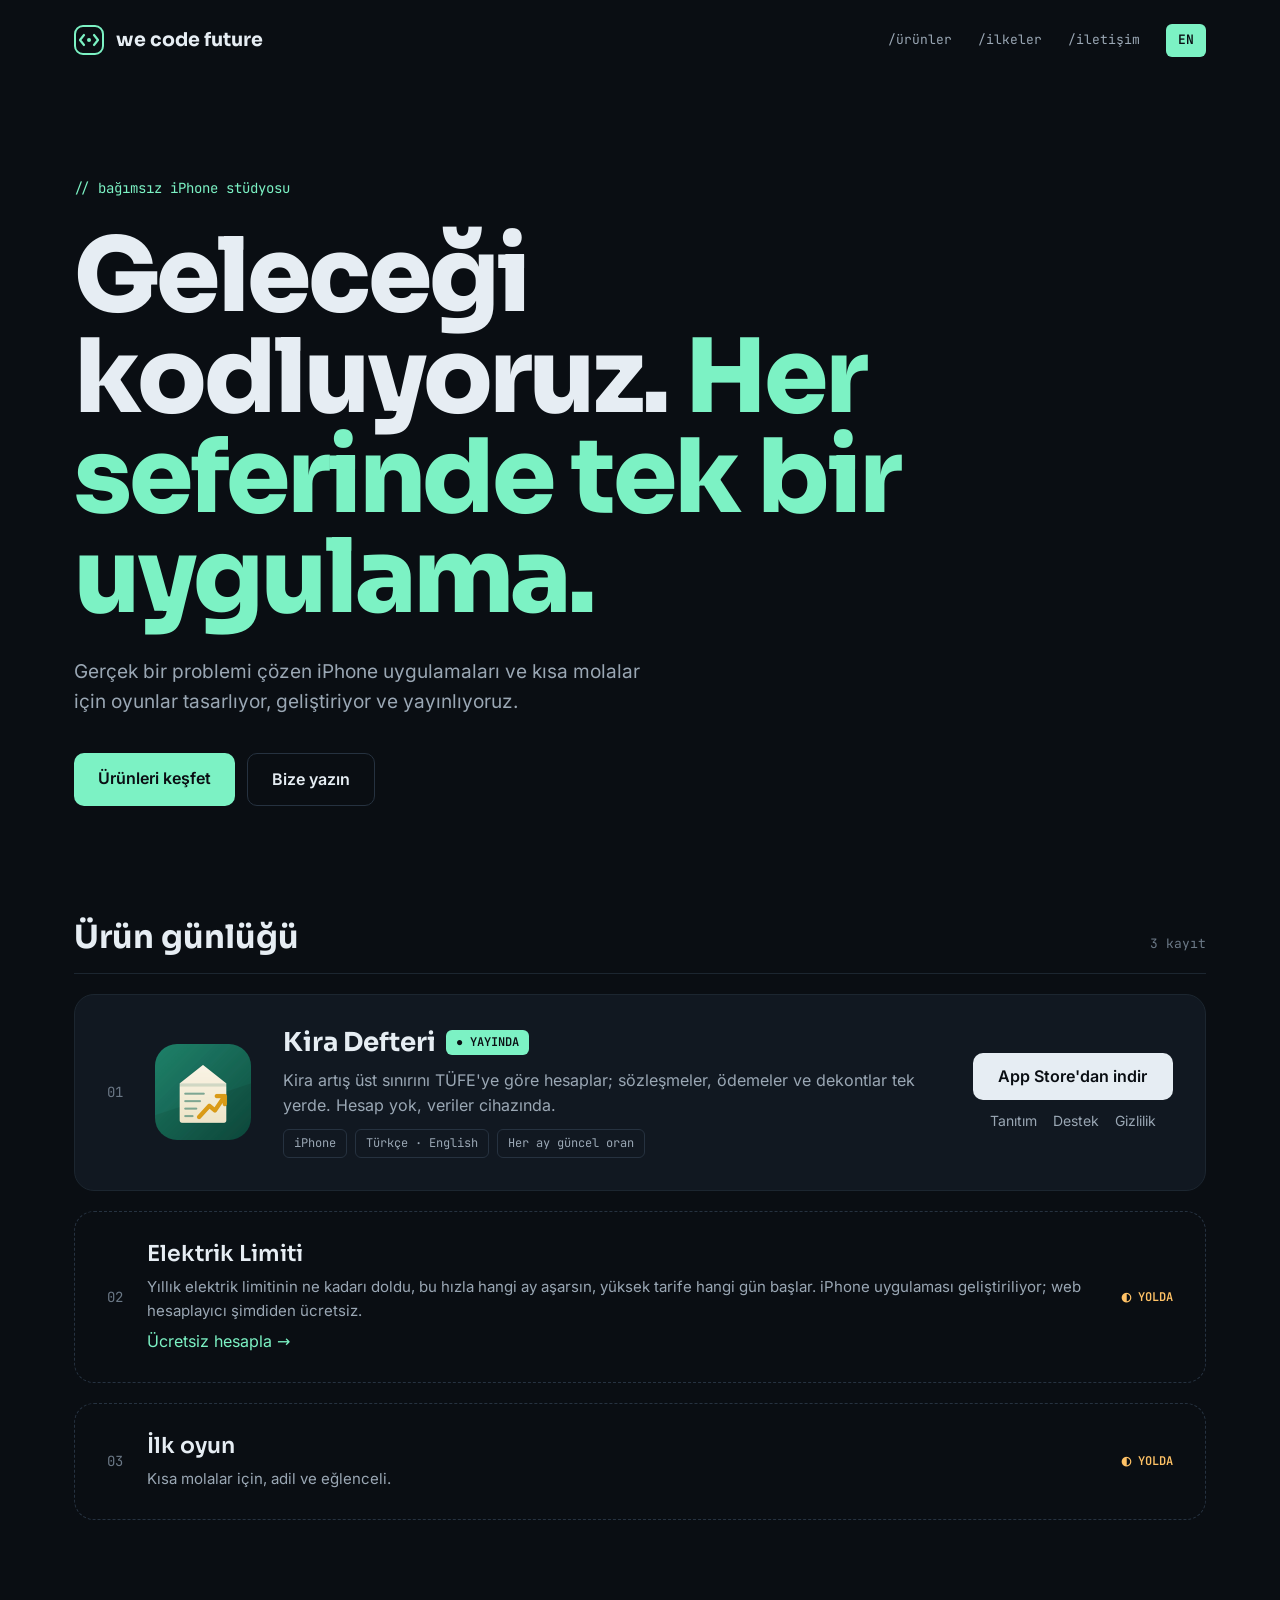
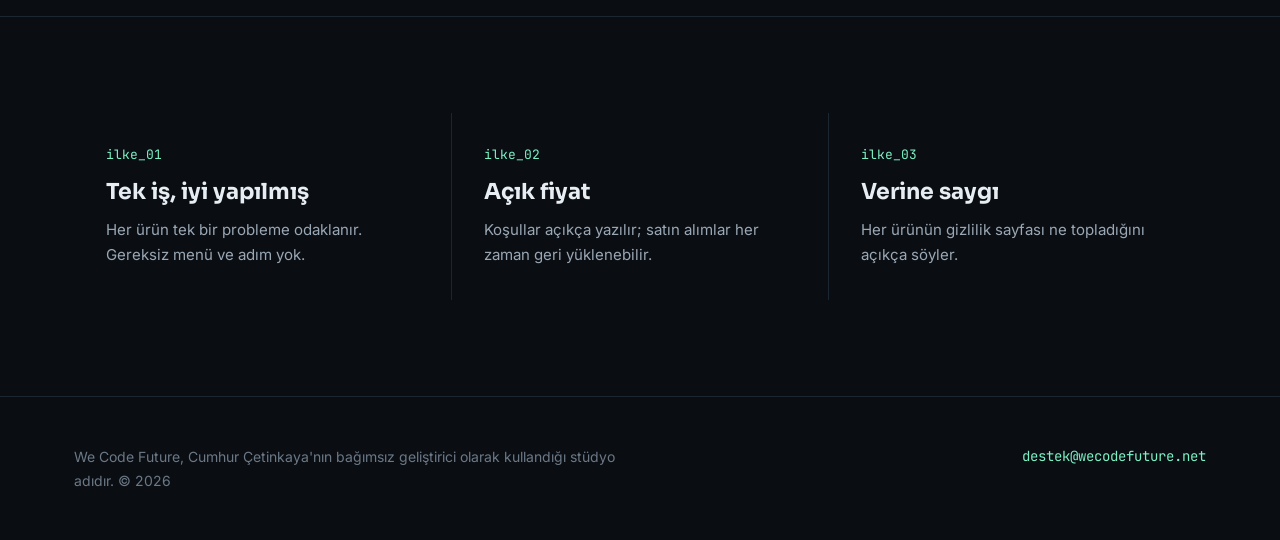
<file: index.html>
<!doctype html>
<html lang="tr">
<head>
<meta charset="utf-8">
<meta name="viewport" content="width=device-width, initial-scale=1">
<title>We Code Future · Bağımsız iPhone stüdyosu</title>
<meta name="description" content="Gerçek bir problemi çözen iPhone uygulamaları ve kısa molalar için oyunlar tasarlayan, geliştiren ve yayınlayan bağımsız stüdyo.">
<meta name="theme-color" content="#0A0E13">
<meta name="apple-itunes-app" content="app-id=6838456455">
<link rel="canonical" href="https://wecodefuture.net/">
<link rel="alternate" hreflang="tr" href="https://wecodefuture.net/">
<link rel="alternate" hreflang="en" href="https://wecodefuture.net/en/">
<link rel="alternate" hreflang="x-default" href="https://wecodefuture.net/en/">
<meta property="og:type" content="website">
<meta property="og:site_name" content="We Code Future">
<meta property="og:locale" content="tr_TR">
<meta property="og:locale:alternate" content="en_US">
<meta property="og:url" content="https://wecodefuture.net/">
<meta property="og:title" content="We Code Future · Bağımsız iPhone stüdyosu">
<meta property="og:description" content="Geleceği kodluyoruz. Her seferinde tek bir uygulama.">
<meta property="og:image" content="https://wecodefuture.net/assets/img/og.png">
<meta property="og:image:width" content="1200">
<meta property="og:image:height" content="630">
<meta property="og:image:alt" content="We Code Future logosu ve Geleceği kodluyoruz yazısı">
<meta name="twitter:card" content="summary_large_image">
<link rel="icon" href="/favicon.svg" type="image/svg+xml">
<link rel="icon" href="/favicon-32.png" sizes="32x32" type="image/png">
<link rel="apple-touch-icon" href="/apple-touch-icon.png">
<link rel="preload" href="/assets/fonts/sora-latin.woff2" as="font" type="font/woff2" crossorigin>
<link rel="preload" href="/assets/fonts/inter-latin.woff2" as="font" type="font/woff2" crossorigin>
<link rel="stylesheet" href="/style.css?v=4">
</head>
<body>

<header class="wrap site-header">
<a class="brand" href="/">
<svg width="30" height="30" viewBox="0 0 30 30" aria-hidden="true"><rect x="1" y="1" width="28" height="28" rx="8" fill="none" stroke="#7CF2C4" stroke-width="2"/><path d="M10 10l-4 5 4 5M20 10l4 5-4 5" stroke="#7CF2C4" stroke-width="2.2" fill="none" stroke-linecap="round" stroke-linejoin="round"/><circle cx="15" cy="15" r="2" fill="#7CF2C4"/></svg>
we code future</a>
<nav class="nav" aria-label="Ana menü">
<a href="#urunler">/ürünler</a>
<a href="#ilkeler">/ilkeler</a>
<a href="mailto:destek@wecodefuture.net">/iletişim</a>
<a class="lang-btn" href="/en/" hreflang="en" lang="en">EN</a>
</nav>
</header>

<main>
<section class="wrap hero">
<span class="eyebrow">// bağımsız iPhone stüdyosu</span>
<h1>Geleceği kodluyoruz. <span>Her seferinde tek bir uygulama.</span></h1>
<p class="lead">Gerçek bir problemi çözen iPhone uygulamaları ve kısa molalar için oyunlar tasarlıyor, geliştiriyor ve yayınlıyoruz.</p>
<div class="actions">
<a class="btn btn-primary" href="#urunler">Ürünleri keşfet</a>
<a class="btn btn-ghost" href="mailto:destek@wecodefuture.net">Bize yazın</a>
</div>
</section>

<section id="urunler" class="wrap products">
<div class="section-head">
<h2>Ürün günlüğü</h2>
<span class="count">3 kayıt</span>
</div>
<!-- Generated from tools/products.json by tools/build.py; do not edit by hand. -->
<!-- products:start -->
<article class="product" id="kiradefteri">
<span class="idx">01</span>
<img class="product-icon" src="/assets/img/kiradefteri-icon.png" width="96" height="96" alt="">
<div class="product-body">
<div class="product-title"><h3>Kira Defteri</h3><span class="status status-live">● YAYINDA</span></div>
<p>Kira artış üst sınırını TÜFE&#x27;ye göre hesaplar; sözleşmeler, ödemeler ve dekontlar tek yerde. Hesap yok, veriler cihazında.</p>
<div class="tags"><span>iPhone</span><span>Türkçe · English</span><span>Her ay güncel oran</span></div>
</div>
<div class="product-cta">
<a class="btn btn-light" href="https://apps.apple.com/app/id6838456455">App Store'dan indir</a>
<div class="product-links"><a href="/kiradefteri/">Tanıtım</a><a href="/kiradefteri/support/#tr">Destek</a><a href="/kiradefteri/privacy/#tr">Gizlilik</a></div>
</div>
</article>

<div class="placeholder" id="elektrik-limiti">
<span class="idx">02</span>
<div class="placeholder-body"><strong>Elektrik Limiti</strong><span>Yıllık elektrik limitinin ne kadarı doldu, bu hızla hangi ay aşarsın, yüksek tarife hangi gün başlar. iPhone uygulaması geliştiriliyor; web hesaplayıcı şimdiden ücretsiz.</span><a class="accent" href="/elektrik-limiti/">Ücretsiz hesapla →</a></div>
<span class="status status-wip">◐ YOLDA</span>
</div>

<div class="placeholder" id="oyunlar">
<span class="idx">03</span>
<div class="placeholder-body"><strong>İlk oyun</strong><span>Kısa molalar için, adil ve eğlenceli.</span></div>
<span class="status status-wip">◐ YOLDA</span>
</div>
<!-- products:end -->
</section>

<section id="ilkeler" class="principles">
<div class="wrap"><div class="principles-grid">
<div class="principle"><span class="mono">ilke_01</span><h3>Tek iş, iyi yapılmış</h3><p>Her ürün tek bir probleme odaklanır. Gereksiz menü ve adım yok.</p></div>
<div class="principle"><span class="mono">ilke_02</span><h3>Açık fiyat</h3><p>Koşullar açıkça yazılır; satın alımlar her zaman geri yüklenebilir.</p></div>
<div class="principle"><span class="mono">ilke_03</span><h3>Verine saygı</h3><p>Her ürünün gizlilik sayfası ne topladığını açıkça söyler.</p></div>
</div></div>
</section>
</main>

<footer class="site-footer">
<div class="wrap">
<span>We Code Future, Cumhur Çetinkaya'nın bağımsız geliştirici olarak kullandığı stüdyo adıdır. © 2026</span>
<a class="mono" href="mailto:destek@wecodefuture.net">destek@wecodefuture.net</a>
</div>
</footer>

</body>
</html>
</file>
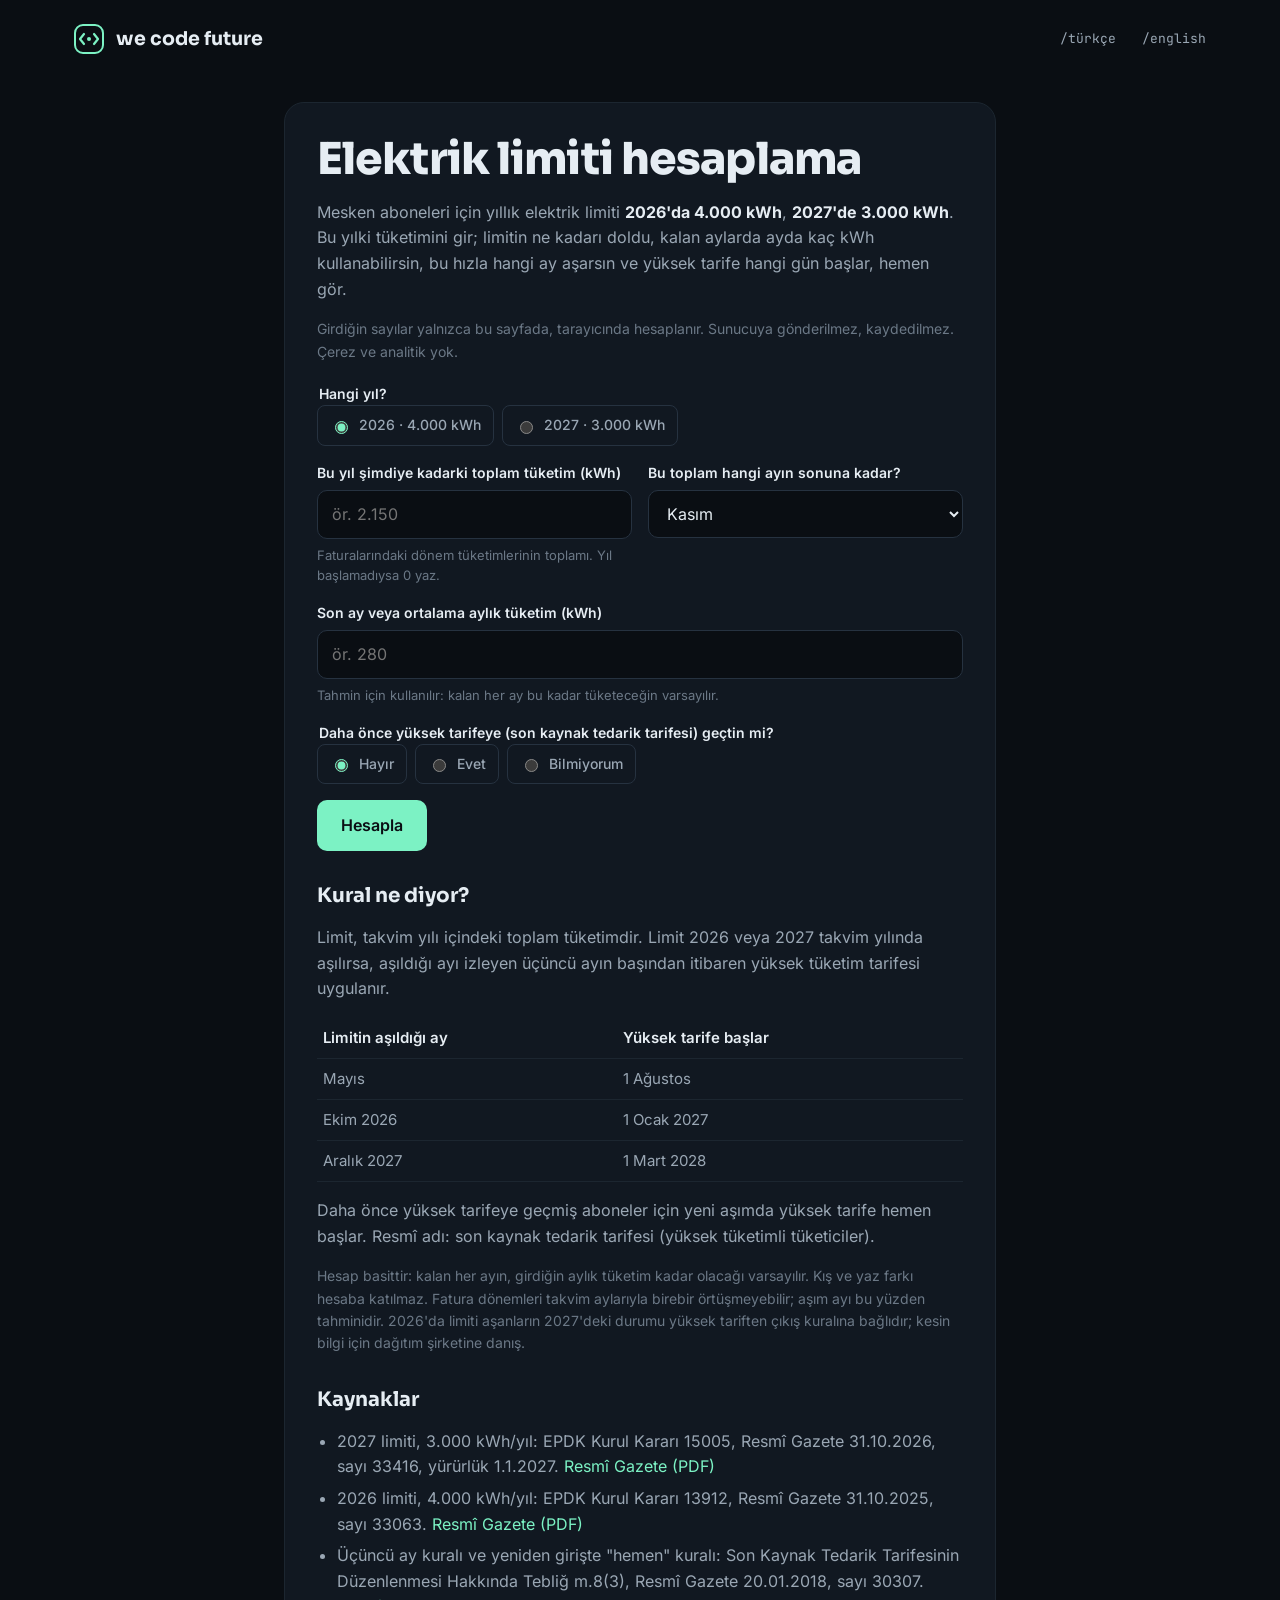
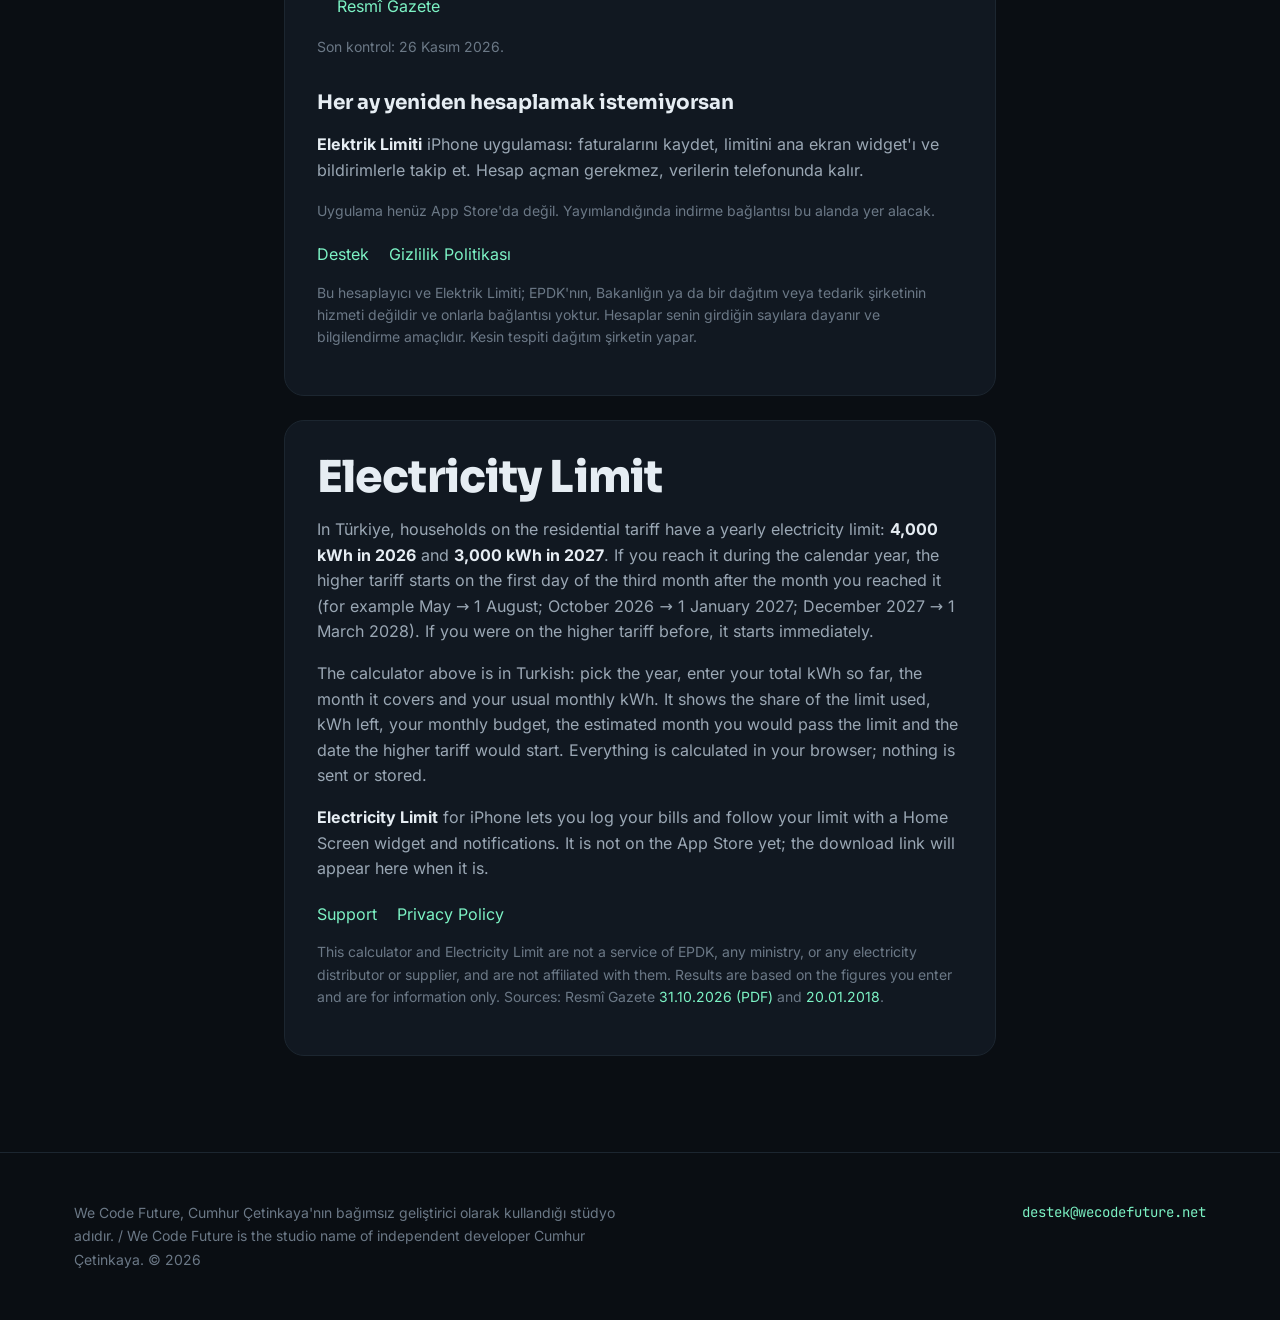
<file: elektrik-limiti/index.html>
<!doctype html>
<html lang="tr">
<head>
<meta charset="utf-8"><meta name="viewport" content="width=device-width, initial-scale=1">
<title>Elektrik limiti hesaplama: 2026 ve 2027 yıllık kWh limiti · Elektrik Limiti</title>
<meta name="description" content="Mesken elektrik limiti 2026'da 4.000 kWh, 2027'de 3.000 kWh. Bu yılki tüketimini gir; limitin ne kadarı doldu, bu hızla hangi ay aşarsın, yüksek tarife hangi gün başlar, ücretsiz hesapla. Veri tarayıcında kalır.">
<meta name="theme-color" content="#0A0E13">
<!-- LAUNCH DAY: add <meta name="apple-itunes-app" content="app-id=APP_ID"> here. -->
<link rel="canonical" href="https://wecodefuture.net/elektrik-limiti/">
<meta property="og:type" content="website">
<meta property="og:url" content="https://wecodefuture.net/elektrik-limiti/">
<meta property="og:title" content="Elektrik limiti hesaplama: 2026 ve 2027 yıllık kWh limiti">
<meta property="og:description" content="Limitin ne kadarı doldu, bu hızla hangi ay aşarsın, yüksek tarife hangi gün başlar? Ücretsiz, veri tarayıcında kalır.">
<meta property="og:image" content="https://wecodefuture.net/assets/img/og.png">
<meta property="og:image:width" content="1200">
<meta property="og:image:height" content="630">
<meta name="twitter:card" content="summary_large_image">
<link rel="icon" href="/favicon.svg" type="image/svg+xml">
<link rel="icon" href="/favicon-32.png" sizes="32x32" type="image/png">
<link rel="apple-touch-icon" href="/apple-touch-icon.png">
<link rel="stylesheet" href="/style.css?v=4">
<style>
/* Page-only styles for the calculator; everything else comes from /style.css. */
.calc{display:grid;gap:16px;margin-top:20px}
.field{display:flex;flex-direction:column;gap:6px}
.field label,.field legend{font-size:14px;font-weight:600;color:var(--fg)}
.field .hint{font-size:13px;color:var(--dim)}
.field input,.field select{font:16px/1.4 var(--sans);color:var(--fg);background:var(--bg);border:1px solid var(--line-2);border-radius:10px;padding:12px 14px;width:100%}
.field input:focus,.field select:focus{outline:2px solid var(--accent);outline-offset:1px;border-color:var(--accent)}
.field fieldset{border:0;margin:0;padding:0;display:flex;flex-direction:column;gap:6px}
.choices{display:flex;flex-wrap:wrap;gap:8px}
.choices label{font-weight:500;color:var(--muted);border:1px solid var(--line-2);border-radius:8px;padding:8px 12px;cursor:pointer;display:flex;gap:8px;align-items:center}
.choices input{width:auto;accent-color:var(--accent)}
.row2{display:grid;grid-template-columns:repeat(auto-fit,minmax(220px,1fr));gap:16px}
.calc .btn{border:0;cursor:pointer;font:600 16px/1.3 var(--sans);justify-self:start}
.result{margin-top:24px;border-top:1px solid var(--line);padding-top:20px}
.result[hidden]{display:none}
.bar{height:12px;border-radius:6px;background:var(--line);overflow:hidden;margin:8px 0 16px}
.bar span{display:block;height:100%;background:var(--accent)}
.bar.over span{background:var(--warn)}
.kv{display:grid;grid-template-columns:1fr auto;gap:8px 16px;margin:0}
.kv dt{color:var(--muted)}
.kv dd{margin:0;text-align:right;font-family:var(--mono);color:var(--fg)}
.big{font-family:var(--display);font-size:clamp(28px,6vw,40px);font-weight:800;color:var(--fg);line-height:1.1}
.callout{margin:16px 0 0;padding:14px 16px;border-radius:12px;background:var(--bg);border:1px solid var(--line-2)}
.callout p{margin:4px 0}
.callout .when{font-family:var(--display);font-size:20px;font-weight:700;color:var(--accent)}
.callout.warn .when{color:var(--warn)}
.error{color:var(--warn)!important}
table.rule{width:100%;border-collapse:collapse;font-size:15px;color:var(--muted)}
table.rule th,table.rule td{border-bottom:1px solid var(--line);padding:8px 6px;text-align:left}
table.rule th{color:var(--fg);font-weight:600}
</style>
</head>
<body>
<header class="wrap site-header">
<a class="brand" href="/">
<svg width="30" height="30" viewBox="0 0 30 30" aria-hidden="true"><rect x="1" y="1" width="28" height="28" rx="8" fill="none" stroke="#7CF2C4" stroke-width="2"/><path d="M10 10l-4 5 4 5M20 10l4 5-4 5" stroke="#7CF2C4" stroke-width="2.2" fill="none" stroke-linecap="round" stroke-linejoin="round"/><circle cx="15" cy="15" r="2" fill="#7CF2C4"/></svg>
we code future</a>
<nav class="nav" aria-label="Language / Dil">
<a href="#tr">/türkçe</a>
<a href="#en">/english</a>
</nav>
</header>

<main class="doc">

<section class="doc-section" id="tr" lang="tr">
<h1>Elektrik limiti hesaplama</h1>
<p>Mesken aboneleri için yıllık elektrik limiti <strong>2026'da 4.000 kWh</strong>, <strong>2027'de 3.000 kWh</strong>. Bu yılki tüketimini gir; limitin ne kadarı doldu, kalan aylarda ayda kaç kWh kullanabilirsin, bu hızla hangi ay aşarsın ve yüksek tarife hangi gün başlar, hemen gör.</p>
<p class="muted">Girdiğin sayılar yalnızca bu sayfada, tarayıcında hesaplanır. Sunucuya gönderilmez, kaydedilmez. Çerez ve analitik yok.</p>

<form class="calc" id="calc" novalidate>
<div class="field">
<fieldset>
<legend>Hangi yıl?</legend>
<div class="choices">
<label><input type="radio" name="year" value="2026"> 2026 · 4.000 kWh</label>
<label><input type="radio" name="year" value="2027"> 2027 · 3.000 kWh</label>
</div>
</fieldset>
</div>
<div class="row2">
<div class="field">
<label for="used">Bu yıl şimdiye kadarki toplam tüketim (kWh)</label>
<input id="used" name="used" type="text" inputmode="decimal" autocomplete="off" placeholder="ör. 2.150">
<span class="hint">Faturalarındaki dönem tüketimlerinin toplamı. Yıl başlamadıysa 0 yaz.</span>
</div>
<div class="field">
<label for="through">Bu toplam hangi ayın sonuna kadar?</label>
<select id="through" name="through">
<option value="0">Henüz veri yok (yıl başı)</option>
<option value="1">Ocak</option><option value="2">Şubat</option><option value="3">Mart</option>
<option value="4">Nisan</option><option value="5">Mayıs</option><option value="6">Haziran</option>
<option value="7">Temmuz</option><option value="8">Ağustos</option><option value="9">Eylül</option>
<option value="10">Ekim</option><option value="11">Kasım</option><option value="12">Aralık</option>
</select>
</div>
</div>
<div class="field">
<label for="monthly">Son ay veya ortalama aylık tüketim (kWh)</label>
<input id="monthly" name="monthly" type="text" inputmode="decimal" autocomplete="off" placeholder="ör. 280">
<span class="hint">Tahmin için kullanılır: kalan her ay bu kadar tüketeceğin varsayılır.</span>
</div>
<div class="field">
<fieldset>
<legend>Daha önce yüksek tarifeye (son kaynak tedarik tarifesi) geçtin mi?</legend>
<div class="choices">
<label><input type="radio" name="prior" value="no" checked> Hayır</label>
<label><input type="radio" name="prior" value="yes"> Evet</label>
<label><input type="radio" name="prior" value="unknown"> Bilmiyorum</label>
</div>
</fieldset>
</div>
<button class="btn btn-primary" type="submit">Hesapla</button>
</form>

<div class="result" id="result" aria-live="polite" hidden></div>

<h2>Kural ne diyor?</h2>
<p>Limit, takvim yılı içindeki toplam tüketimdir. Limit 2026 veya 2027 takvim yılında aşılırsa, aşıldığı ayı izleyen üçüncü ayın başından itibaren yüksek tüketim tarifesi uygulanır.</p>
<table class="rule">
<thead><tr><th>Limitin aşıldığı ay</th><th>Yüksek tarife başlar</th></tr></thead>
<tbody>
<tr><td>Mayıs</td><td>1 Ağustos</td></tr>
<tr><td>Ekim 2026</td><td>1 Ocak 2027</td></tr>
<tr><td>Aralık 2027</td><td>1 Mart 2028</td></tr>
</tbody>
</table>
<p>Daha önce yüksek tarifeye geçmiş aboneler için yeni aşımda yüksek tarife hemen başlar. Resmî adı: son kaynak tedarik tarifesi (yüksek tüketimli tüketiciler).</p>
<p class="muted">Hesap basittir: kalan her ayın, girdiğin aylık tüketim kadar olacağı varsayılır. Kış ve yaz farkı hesaba katılmaz. Fatura dönemleri takvim aylarıyla birebir örtüşmeyebilir; aşım ayı bu yüzden tahminidir. 2026'da limiti aşanların 2027'deki durumu yüksek tariften çıkış kuralına bağlıdır; kesin bilgi için dağıtım şirketine danış.</p>

<h2>Kaynaklar</h2>
<ul>
<li>2027 limiti, 3.000 kWh/yıl: EPDK Kurul Kararı 15005, Resmî Gazete 31.10.2026, sayı 33416, yürürlük 1.1.2027. <a href="https://www.resmigazete.gov.tr/eskiler/2026/10/20261031-9.pdf" rel="noopener">Resmî Gazete (PDF)</a></li>
<li>2026 limiti, 4.000 kWh/yıl: EPDK Kurul Kararı 13912, Resmî Gazete 31.10.2025, sayı 33063. <a href="https://www.resmigazete.gov.tr/eskiler/2025/10/20251031-8.pdf" rel="noopener">Resmî Gazete (PDF)</a></li>
<li>Üçüncü ay kuralı ve yeniden girişte "hemen" kuralı: Son Kaynak Tedarik Tarifesinin Düzenlenmesi Hakkında Tebliğ m.8(3), Resmî Gazete 20.01.2018, sayı 30307. <a href="https://www.resmigazete.gov.tr/eskiler/2018/01/20180120-26.htm" rel="noopener">Resmî Gazete</a></li>
</ul>
<p class="muted">Son kontrol: 26 Kasım 2026.</p>

<h2>Her ay yeniden hesaplamak istemiyorsan</h2>
<p><strong>Elektrik Limiti</strong> iPhone uygulaması: faturalarını kaydet, limitini ana ekran widget'ı ve bildirimlerle takip et. Hesap açman gerekmez, verilerin telefonunda kalır.</p>
<!-- APP STORE BADGE: on launch day replace the paragraph below with
     <div class="doc-actions"><a class="btn btn-light" href="https://apps.apple.com/app/idAPP_ID?ct=site-hesaplayici">App Store'dan indir</a><a href="/elektrik-limiti/support/#tr">Destek</a><a href="/elektrik-limiti/privacy/#tr">Gizlilik Politikası</a></div>
     (do the same in the #en section with ct=site-calculator-en). -->
<p class="muted">Uygulama henüz App Store'da değil. Yayımlandığında indirme bağlantısı bu alanda yer alacak.</p>
<div class="doc-actions"><a href="/elektrik-limiti/support/#tr">Destek</a><a href="/elektrik-limiti/privacy/#tr">Gizlilik Politikası</a></div>

<p class="muted">Bu hesaplayıcı ve Elektrik Limiti; EPDK'nın, Bakanlığın ya da bir dağıtım veya tedarik şirketinin hizmeti değildir ve onlarla bağlantısı yoktur. Hesaplar senin girdiğin sayılara dayanır ve bilgilendirme amaçlıdır. Kesin tespiti dağıtım şirketin yapar.</p>
</section>

<section class="doc-section" id="en" lang="en">
<h1>Electricity Limit</h1>
<p>In Türkiye, households on the residential tariff have a yearly electricity limit: <strong>4,000 kWh in 2026</strong> and <strong>3,000 kWh in 2027</strong>. If you reach it during the calendar year, the higher tariff starts on the first day of the third month after the month you reached it (for example May → 1 August; October 2026 → 1 January 2027; December 2027 → 1 March 2028). If you were on the higher tariff before, it starts immediately.</p>
<p>The calculator above is in Turkish: pick the year, enter your total kWh so far, the month it covers and your usual monthly kWh. It shows the share of the limit used, kWh left, your monthly budget, the estimated month you would pass the limit and the date the higher tariff would start. Everything is calculated in your browser; nothing is sent or stored.</p>
<p><strong>Electricity Limit</strong> for iPhone lets you log your bills and follow your limit with a Home Screen widget and notifications. It is not on the App Store yet; the download link will appear here when it is.</p>
<!-- APP STORE BADGE (en): replace the paragraph above's last sentence and add the download button on launch day. -->
<div class="doc-actions"><a href="/elektrik-limiti/support/#en">Support</a><a href="/elektrik-limiti/privacy/#en">Privacy Policy</a></div>
<p class="muted">This calculator and Electricity Limit are not a service of EPDK, any ministry, or any electricity distributor or supplier, and are not affiliated with them. Results are based on the figures you enter and are for information only. Sources: Resmî Gazete <a href="https://www.resmigazete.gov.tr/eskiler/2026/10/20261031-9.pdf" rel="noopener">31.10.2026 (PDF)</a> and <a href="https://www.resmigazete.gov.tr/eskiler/2018/01/20180120-26.htm" rel="noopener">20.01.2018</a>.</p>
</section>
</main>

<footer class="site-footer">
<div class="wrap">
<span>We Code Future, Cumhur Çetinkaya'nın bağımsız geliştirici olarak kullandığı stüdyo adıdır. / We Code Future is the studio name of independent developer Cumhur Çetinkaya. © 2026</span>
<a class="mono" href="mailto:destek@wecodefuture.net">destek@wecodefuture.net</a>
</div>
</footer>

<script src="/elektrik-limiti/hesap.js?v=1"></script>
<script>
(function () {
  "use strict";
  var EL = window.ElektrikLimiti;
  var AYLAR = ["Ocak", "Şubat", "Mart", "Nisan", "Mayıs", "Haziran", "Temmuz", "Ağustos", "Eylül", "Ekim", "Kasım", "Aralık"];
  var form = document.getElementById("calc");
  var out = document.getElementById("result");
  var through = document.getElementById("through");
  var today = new Date();

  function num(n) { // Turkish grouping: 4.000
    return String(Math.round(n)).replace(/\B(?=(\d{3})+(?!\d))/g, ".");
  }
  function pct(n) { return (Math.round(n * 10) / 10).toString().replace(".", ","); }
  function ay(m) { return AYLAR[m.month - 1] + " " + m.year; }
  function tarih(d) { return d.day + " " + AYLAR[d.month - 1] + " " + d.year; }
  function gecmisMi(d) { return new Date(d.year, d.month - 1, d.day) <= today; }
  function el(tag, cls, text) {
    var e = document.createElement(tag);
    if (cls) e.className = cls;
    if (text !== undefined) e.textContent = text;
    return e;
  }
  function selectedYear() {
    var r = form.querySelector('input[name="year"]:checked');
    return r ? parseInt(r.value, 10) : null;
  }

  // Default year: the current one if it has a limit, else the nearest one we know.
  var cy = today.getFullYear();
  var defYear = EL.LIMITS[cy] ? cy : (cy < 2026 ? 2026 : 2027);
  form.querySelector('input[name="year"][value="' + defYear + '"]').checked = true;
  through.value = String(EL.defaultThroughMonth(defYear, today));
  Array.prototype.forEach.call(form.querySelectorAll('input[name="year"]'), function (r) {
    r.addEventListener("change", function () { through.value = String(EL.defaultThroughMonth(selectedYear(), today)); });
  });

  function showError(text) {
    out.textContent = "";
    out.appendChild(el("p", "error", text));
    out.hidden = false;
  }

  function startLine(box, r, prior) {
    var first = tarih(r.tariff);
    var firstVerb = gecmisMi(r.tariff) ? "başladı" : "başlar";
    if (prior === "yes") {
      box.appendChild(el("p", null, "Daha önce yüksek tarifeye geçtiğin için yeni aşımda yüksek tarife hemen başlar:"));
      box.appendChild(el("p", "when", r.tariffIsLatest ? "aşım ayında" : "aşım ayında (" + ay(r.crossMonth) + ")"));
      return;
    }
    box.appendChild(el("p", null, (r.tariffIsLatest ? "Yüksek tarife en geç " : "Yüksek tarife ") + "bu tarihte " + firstVerb + ":"));
    box.appendChild(el("p", "when", first));
    if (prior === "unknown") {
      box.appendChild(el("p", null, "Daha önce yüksek tarifeye geçtiysen: hemen, aşım ayında" + (r.tariffIsLatest ? "." : " (" + ay(r.crossMonth) + ").")));
    }
  }

  form.addEventListener("submit", function (ev) {
    ev.preventDefault();
    var year = selectedYear();
    var used = EL.parseKwh(document.getElementById("used").value);
    var mText = document.getElementById("monthly").value.trim();
    var monthly = mText === "" ? undefined : EL.parseKwh(mText);
    var prior = form.querySelector('input[name="prior"]:checked').value;
    if (isNaN(used)) { showError("Toplam tüketimi kWh olarak yaz (ör. 2150). Yıl başlamadıysa 0 yaz."); return; }
    if (monthly !== undefined && isNaN(monthly)) { showError("Aylık tüketimi kWh olarak yaz (ör. 280) ya da boş bırak."); return; }

    var r = EL.calculate({ year: year, usedKwh: used, throughMonth: parseInt(through.value, 10), monthlyKwh: monthly, priorHigh: prior });
    if (r.error === "monthForUsed") { showError("Toplam 0'dan büyükse hangi ayın sonuna kadar olduğunu seç."); return; }
    if (r.error) { showError("Girdileri kontrol et."); return; }

    out.textContent = "";
    out.appendChild(el("p", null, year + " limiti: " + num(r.limit) + " kWh"));
    out.appendChild(el("p", "big", "%" + pct(r.percent) + " doldu"));
    var bar = el("div", "bar" + (r.status === "exceeded" ? " over" : ""));
    var fill = el("span");
    fill.style.width = Math.min(100, r.percent) + "%";
    bar.appendChild(fill);
    bar.setAttribute("aria-hidden", "true");
    out.appendChild(bar);

    var dl = el("dl", "kv");
    function row(k, v) { dl.appendChild(el("dt", null, k)); dl.appendChild(el("dd", null, v)); }
    row("Kullanılan", num(r.used) + " kWh");
    row("Kalan", num(r.remaining) + " kWh");
    if (r.monthlyBudget !== null) row("Kalan aylık bütçe (" + r.monthsLeft + " ay)", num(r.monthlyBudget) + " kWh/ay");
    if (r.yearEndKwh !== null && r.status !== "underYearDone") row("Bu hızla yıl sonu (tahmini)", num(r.yearEndKwh) + " kWh");
    out.appendChild(dl);

    var box = el("div", "callout" + (r.status === "exceeded" || r.status === "willExceed" ? " warn" : ""));
    if (r.status === "willExceed") {
      box.appendChild(el("p", null, "Bu hızla limiti tahminen bu ay aşarsın:"));
      box.appendChild(el("p", "when", ay(r.crossMonth)));
      startLine(box, r, prior);
    } else if (r.status === "exceeded") {
      if (r.tariffIsLatest) {
        box.appendChild(el("p", null, "Limiti aşmışsın. Hangi ayda aştığını faturalarından bulabilirsin; toplamın kapsadığı son ay " + ay(r.crossMonth) + "."));
      } else {
        box.appendChild(el("p", null, "Limiti aşmışsın. Aylık tüketimine göre tahmini aşım ayı:"));
        box.appendChild(el("p", "when", ay(r.crossMonth)));
      }
      startLine(box, r, prior);
    } else if (r.status === "under") {
      box.appendChild(el("p", null, "Bu hızla yıl sonuna kadar limitin altında kalırsın."));
    } else if (r.status === "underYearDone") {
      box.appendChild(el("p", null, year + " yılını limitin altında kapattın."));
    } else {
      box.appendChild(el("p", null, "Aşım tahmini için son ay veya ortalama aylık tüketimini de yaz."));
    }
    out.appendChild(box);

    var notes = el("p", "muted", "Tahminidir: kalan her ayın girdiğin aylık tüketim kadar olacağı varsayıldı. Kesin tespiti dağıtım şirketin yapar.");
    out.appendChild(notes);
    if (year === 2027) {
      out.appendChild(el("p", "muted", "2026'da limiti aştıysan 2027'deki durumun yüksek tariften çıkış kuralına bağlıdır; kesin bilgi için dağıtım şirketine danış."));
    }
    out.hidden = false;
  });
})();
</script>
</body></html>
</file>
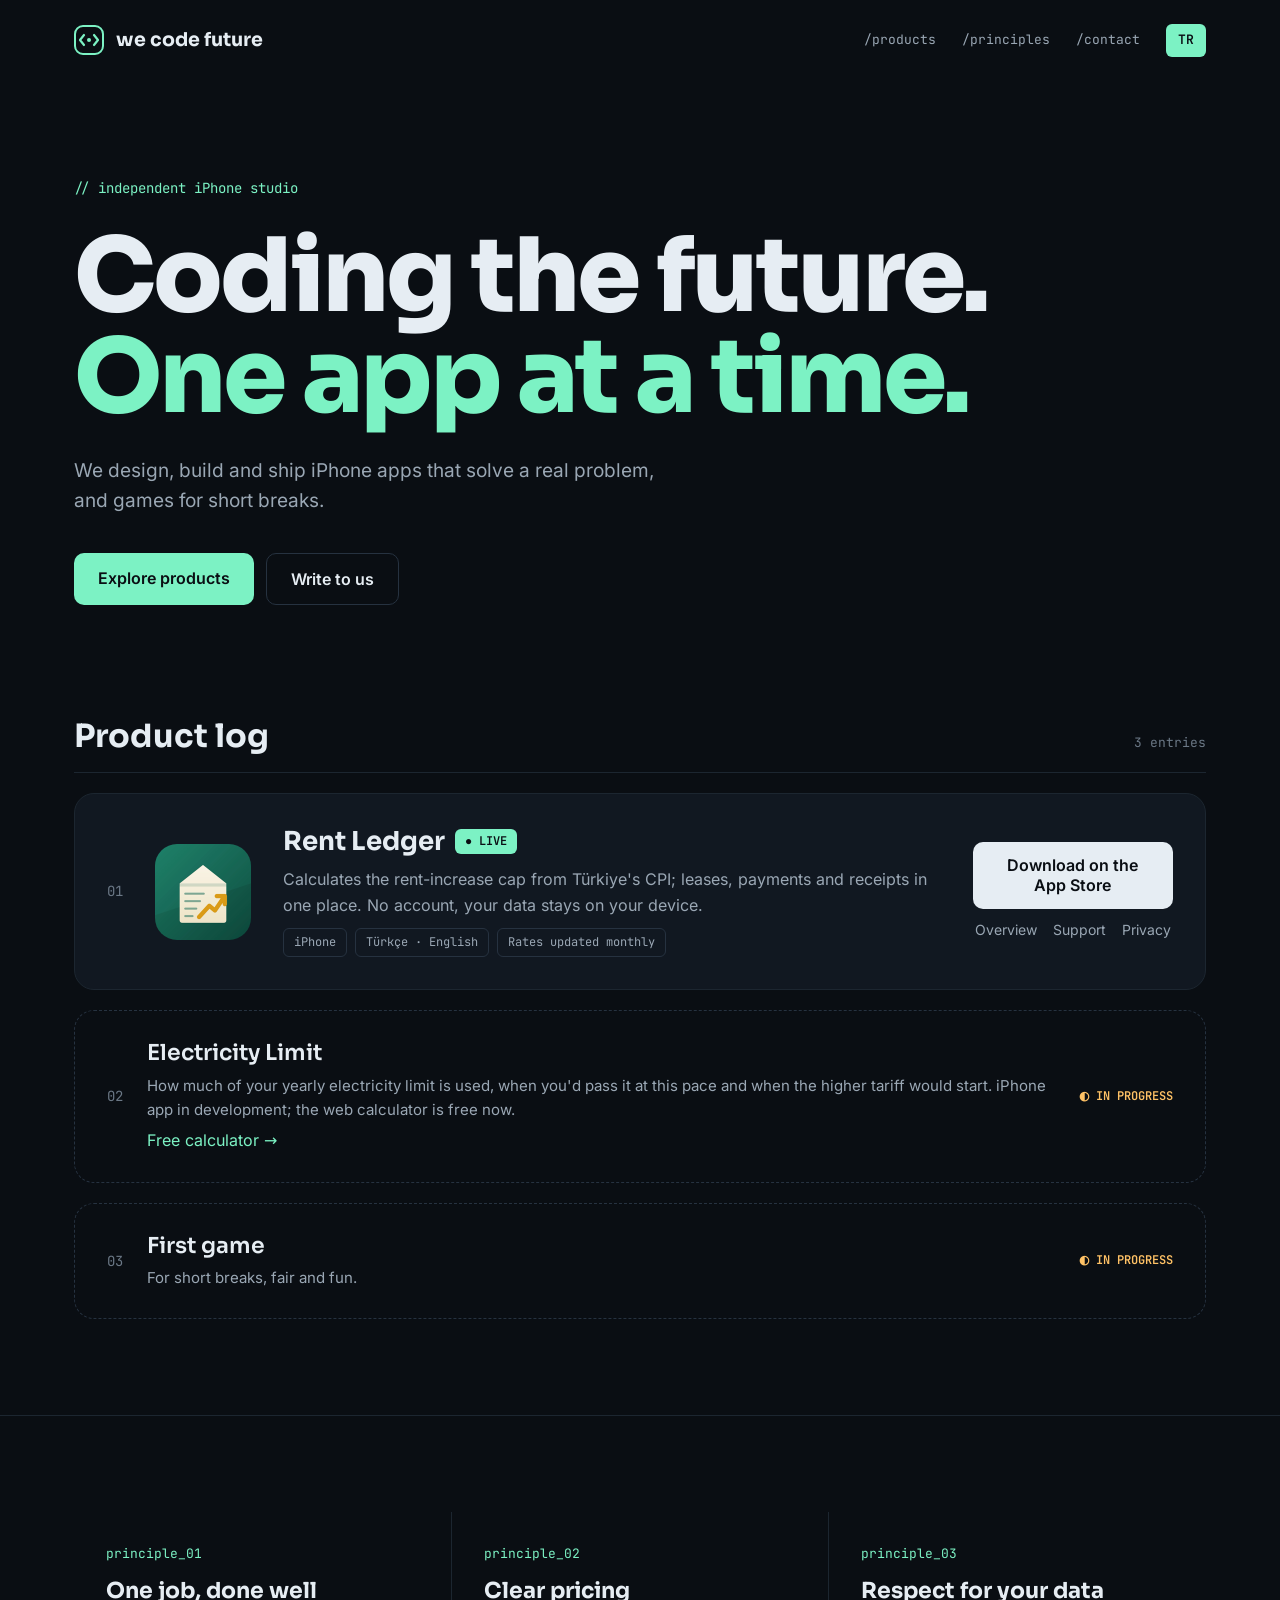
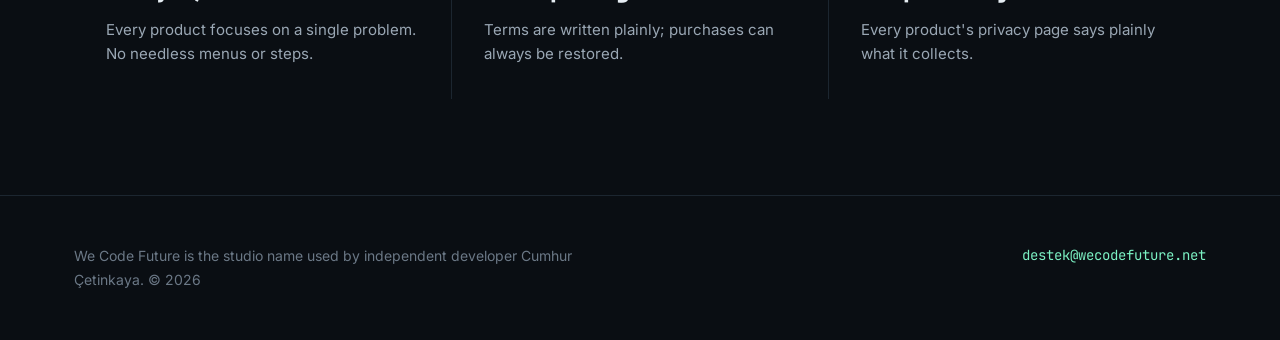
<file: en/index.html>
<!doctype html>
<html lang="en">
<head>
<meta charset="utf-8">
<meta name="viewport" content="width=device-width, initial-scale=1">
<title>We Code Future · Independent iPhone studio</title>
<meta name="description" content="An independent studio that designs, builds and ships iPhone apps that solve a real problem, and games for short breaks.">
<meta name="theme-color" content="#0A0E13">
<meta name="apple-itunes-app" content="app-id=6838456455">
<link rel="canonical" href="https://wecodefuture.net/en/">
<link rel="alternate" hreflang="tr" href="https://wecodefuture.net/">
<link rel="alternate" hreflang="en" href="https://wecodefuture.net/en/">
<link rel="alternate" hreflang="x-default" href="https://wecodefuture.net/en/">
<meta property="og:type" content="website">
<meta property="og:site_name" content="We Code Future">
<meta property="og:locale" content="en_US">
<meta property="og:locale:alternate" content="tr_TR">
<meta property="og:url" content="https://wecodefuture.net/en/">
<meta property="og:title" content="We Code Future · Independent iPhone studio">
<meta property="og:description" content="Coding the future. One app at a time.">
<meta property="og:image" content="https://wecodefuture.net/assets/img/og-en.png">
<meta property="og:image:width" content="1200">
<meta property="og:image:height" content="630">
<meta property="og:image:alt" content="We Code Future logo with the line Coding the future">
<meta name="twitter:card" content="summary_large_image">
<link rel="icon" href="/favicon.svg" type="image/svg+xml">
<link rel="icon" href="/favicon-32.png" sizes="32x32" type="image/png">
<link rel="apple-touch-icon" href="/apple-touch-icon.png">
<link rel="preload" href="/assets/fonts/sora-latin.woff2" as="font" type="font/woff2" crossorigin>
<link rel="preload" href="/assets/fonts/inter-latin.woff2" as="font" type="font/woff2" crossorigin>
<link rel="stylesheet" href="/style.css?v=4">
</head>
<body>

<header class="wrap site-header">
<a class="brand" href="/en/">
<svg width="30" height="30" viewBox="0 0 30 30" aria-hidden="true"><rect x="1" y="1" width="28" height="28" rx="8" fill="none" stroke="#7CF2C4" stroke-width="2"/><path d="M10 10l-4 5 4 5M20 10l4 5-4 5" stroke="#7CF2C4" stroke-width="2.2" fill="none" stroke-linecap="round" stroke-linejoin="round"/><circle cx="15" cy="15" r="2" fill="#7CF2C4"/></svg>
we code future</a>
<nav class="nav" aria-label="Main menu">
<a href="#products">/products</a>
<a href="#principles">/principles</a>
<a href="mailto:destek@wecodefuture.net">/contact</a>
<a class="lang-btn" href="/" hreflang="tr" lang="tr">TR</a>
</nav>
</header>

<main>
<section class="wrap hero">
<span class="eyebrow">// independent iPhone studio</span>
<h1>Coding the future. <span>One app at a time.</span></h1>
<p class="lead">We design, build and ship iPhone apps that solve a real problem, and games for short breaks.</p>
<div class="actions">
<a class="btn btn-primary" href="#products">Explore products</a>
<a class="btn btn-ghost" href="mailto:destek@wecodefuture.net">Write to us</a>
</div>
</section>

<section id="products" class="wrap products">
<div class="section-head">
<h2>Product log</h2>
<span class="count">3 entries</span>
</div>
<!-- Generated from tools/products.json by tools/build.py; do not edit by hand. -->
<!-- products:start -->
<article class="product" id="kiradefteri">
<span class="idx">01</span>
<img class="product-icon" src="/assets/img/kiradefteri-icon.png" width="96" height="96" alt="">
<div class="product-body">
<div class="product-title"><h3>Rent Ledger</h3><span class="status status-live">● LIVE</span></div>
<p>Calculates the rent-increase cap from Türkiye&#x27;s CPI; leases, payments and receipts in one place. No account, your data stays on your device.</p>
<div class="tags"><span>iPhone</span><span>Türkçe · English</span><span>Rates updated monthly</span></div>
</div>
<div class="product-cta">
<a class="btn btn-light" href="https://apps.apple.com/app/id6838456455">Download on the App Store</a>
<div class="product-links"><a href="/kiradefteri/#en">Overview</a><a href="/kiradefteri/support/#en">Support</a><a href="/kiradefteri/privacy/#en">Privacy</a></div>
</div>
</article>

<div class="placeholder" id="elektrik-limiti">
<span class="idx">02</span>
<div class="placeholder-body"><strong>Electricity Limit</strong><span>How much of your yearly electricity limit is used, when you&#x27;d pass it at this pace and when the higher tariff would start. iPhone app in development; the web calculator is free now.</span><a class="accent" href="/elektrik-limiti/#en">Free calculator →</a></div>
<span class="status status-wip">◐ IN PROGRESS</span>
</div>

<div class="placeholder" id="oyunlar">
<span class="idx">03</span>
<div class="placeholder-body"><strong>First game</strong><span>For short breaks, fair and fun.</span></div>
<span class="status status-wip">◐ IN PROGRESS</span>
</div>
<!-- products:end -->
</section>

<section id="principles" class="principles">
<div class="wrap"><div class="principles-grid">
<div class="principle"><span class="mono">principle_01</span><h3>One job, done well</h3><p>Every product focuses on a single problem. No needless menus or steps.</p></div>
<div class="principle"><span class="mono">principle_02</span><h3>Clear pricing</h3><p>Terms are written plainly; purchases can always be restored.</p></div>
<div class="principle"><span class="mono">principle_03</span><h3>Respect for your data</h3><p>Every product's privacy page says plainly what it collects.</p></div>
</div></div>
</section>
</main>

<footer class="site-footer">
<div class="wrap">
<span>We Code Future is the studio name used by independent developer Cumhur Çetinkaya. © 2026</span>
<a class="mono" href="mailto:destek@wecodefuture.net">destek@wecodefuture.net</a>
</div>
</footer>

</body>
</html>
</file>
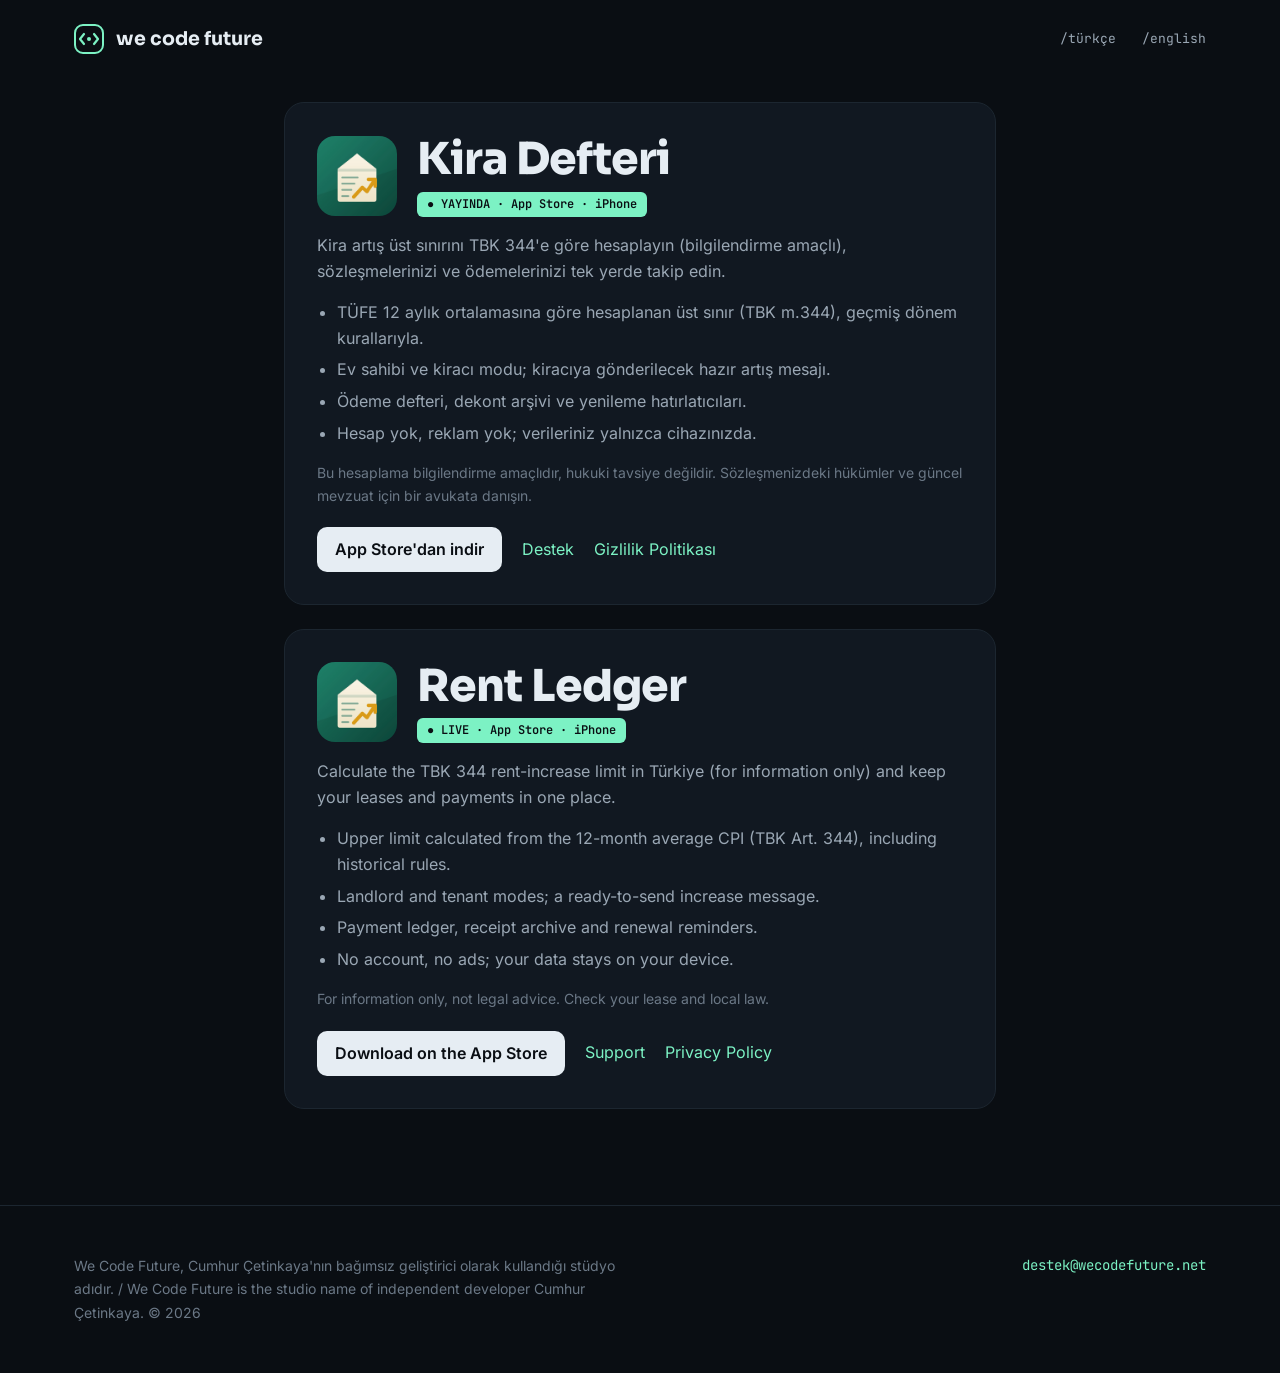
<file: kiradefteri/index.html>
<!doctype html>
<html lang="tr">
<head>
<meta charset="utf-8"><meta name="viewport" content="width=device-width, initial-scale=1">
<title>Kira Defteri · Rent Ledger</title>
<meta name="description" content="TBK 344'e göre kira artış üst sınırı hesaplama ve kira takibi. TBK 344 rent-increase limit calculator and rent tracker.">
<meta name="theme-color" content="#0A0E13">
<meta name="apple-itunes-app" content="app-id=6838456455">
<link rel="canonical" href="https://wecodefuture.net/kiradefteri/">
<meta property="og:type" content="website">
<meta property="og:url" content="https://wecodefuture.net/kiradefteri/">
<meta property="og:title" content="Kira Defteri · Rent Ledger">
<meta property="og:description" content="TBK 344'e göre kira artış üst sınırı hesaplama ve kira takibi.">
<meta property="og:image" content="https://wecodefuture.net/assets/img/og-kiradefteri.png">
<meta property="og:image:width" content="1200">
<meta property="og:image:height" content="630">
<meta name="twitter:card" content="summary_large_image">
<link rel="icon" href="/favicon.svg" type="image/svg+xml">
<link rel="icon" href="/favicon-32.png" sizes="32x32" type="image/png">
<link rel="apple-touch-icon" href="/apple-touch-icon.png">
<link rel="stylesheet" href="/style.css?v=4">
</head>
<body>
<header class="wrap site-header">
<a class="brand" href="/">
<svg width="30" height="30" viewBox="0 0 30 30" aria-hidden="true"><rect x="1" y="1" width="28" height="28" rx="8" fill="none" stroke="#7CF2C4" stroke-width="2"/><path d="M10 10l-4 5 4 5M20 10l4 5-4 5" stroke="#7CF2C4" stroke-width="2.2" fill="none" stroke-linecap="round" stroke-linejoin="round"/><circle cx="15" cy="15" r="2" fill="#7CF2C4"/></svg>
we code future</a>
<nav class="nav" aria-label="Language / Dil">
<a href="#tr">/türkçe</a>
<a href="#en">/english</a>
</nav>
</header>

<main class="doc">

<section class="doc-section" id="tr" lang="tr">
<div class="app-head"><img class="product-icon" src="/assets/img/kiradefteri-icon.png" width="80" height="80" alt=""><div class="app-head-text"><h1>Kira Defteri</h1><span class="status status-live">● YAYINDA · App Store · iPhone</span></div></div>
<p>Kira artış üst sınırını TBK 344'e göre hesaplayın (bilgilendirme amaçlı), sözleşmelerinizi ve ödemelerinizi tek yerde takip edin.</p>
<ul>
<li>TÜFE 12 aylık ortalamasına göre hesaplanan üst sınır (TBK m.344), geçmiş dönem kurallarıyla.</li>
<li>Ev sahibi ve kiracı modu; kiracıya gönderilecek hazır artış mesajı.</li>
<li>Ödeme defteri, dekont arşivi ve yenileme hatırlatıcıları.</li>
<li>Hesap yok, reklam yok; verileriniz yalnızca cihazınızda.</li>
</ul>
<p class="muted">Bu hesaplama bilgilendirme amaçlıdır, hukuki tavsiye değildir. Sözleşmenizdeki hükümler ve güncel mevzuat için bir avukata danışın.</p>
<div class="doc-actions"><a class="btn btn-light" href="https://apps.apple.com/app/id6838456455">App Store'dan indir</a><a href="/kiradefteri/support/#tr">Destek</a><a href="/kiradefteri/privacy/#tr">Gizlilik Politikası</a></div>
</section>

<section class="doc-section" id="en" lang="en">
<div class="app-head"><img class="product-icon" src="/assets/img/kiradefteri-icon.png" width="80" height="80" alt=""><div class="app-head-text"><h1>Rent Ledger</h1><span class="status status-live">● LIVE · App Store · iPhone</span></div></div>
<p>Calculate the TBK 344 rent-increase limit in Türkiye (for information only) and keep your leases and payments in one place.</p>
<ul>
<li>Upper limit calculated from the 12-month average CPI (TBK Art. 344), including historical rules.</li>
<li>Landlord and tenant modes; a ready-to-send increase message.</li>
<li>Payment ledger, receipt archive and renewal reminders.</li>
<li>No account, no ads; your data stays on your device.</li>
</ul>
<p class="muted">For information only, not legal advice. Check your lease and local law.</p>
<div class="doc-actions"><a class="btn btn-light" href="https://apps.apple.com/app/id6838456455">Download on the App Store</a><a href="/kiradefteri/support/#en">Support</a><a href="/kiradefteri/privacy/#en">Privacy Policy</a></div>
</section>
</main>

<footer class="site-footer">
<div class="wrap">
<span>We Code Future, Cumhur Çetinkaya'nın bağımsız geliştirici olarak kullandığı stüdyo adıdır. / We Code Future is the studio name of independent developer Cumhur Çetinkaya. © 2026</span>
<a class="mono" href="mailto:destek@wecodefuture.net">destek@wecodefuture.net</a>
</div>
</footer>
</body></html>
</file>
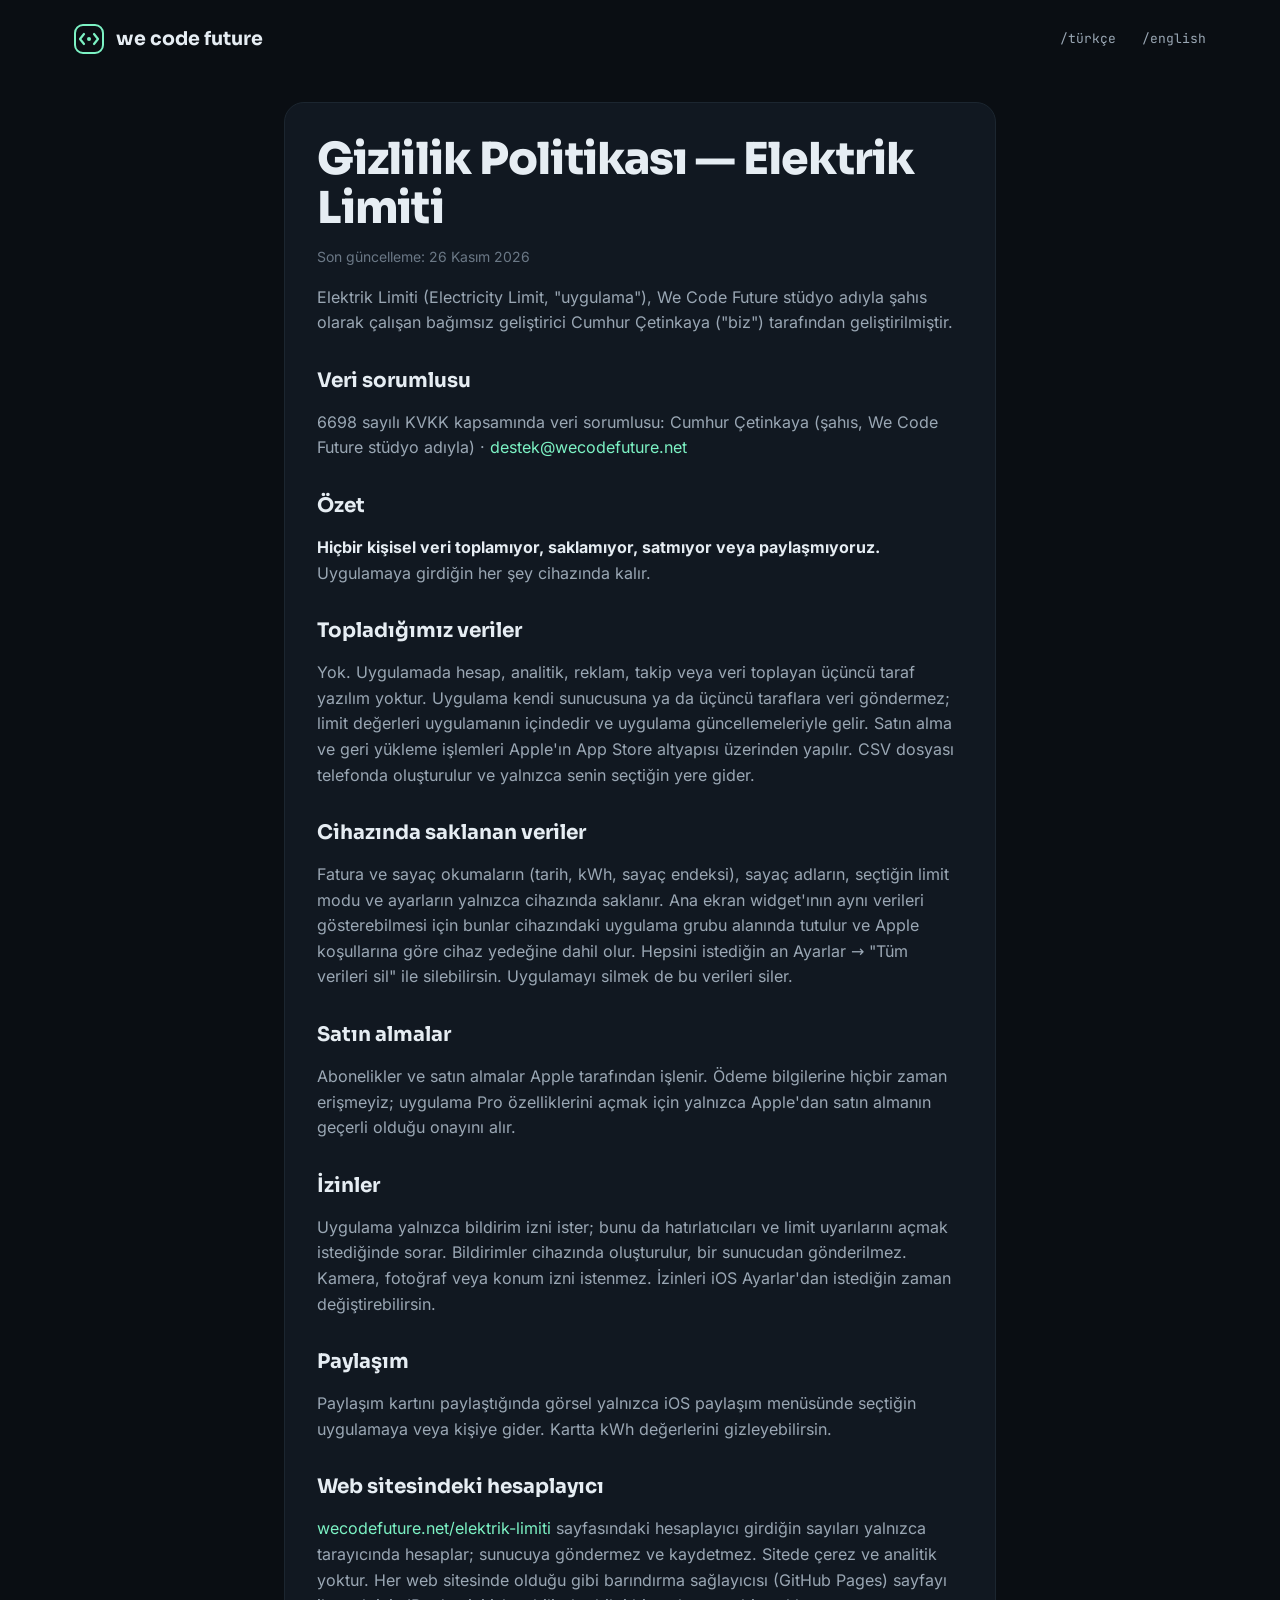
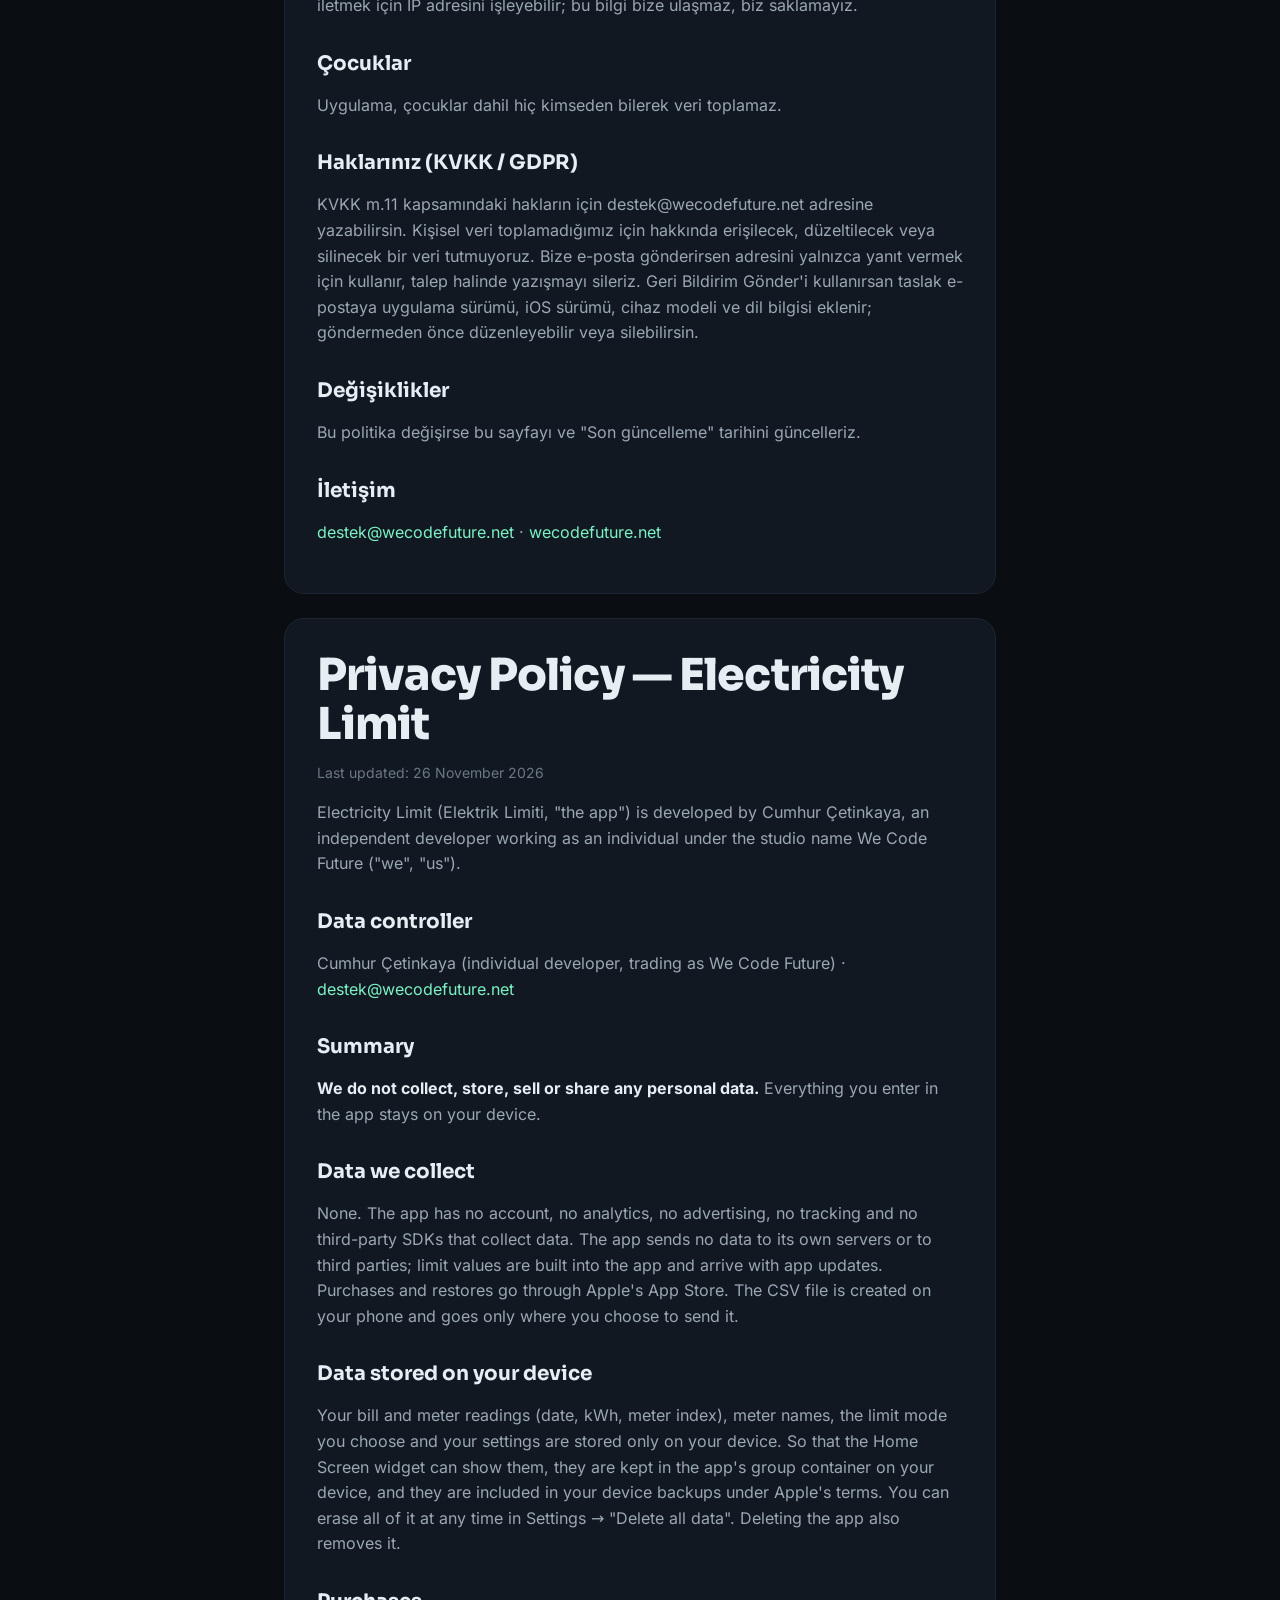
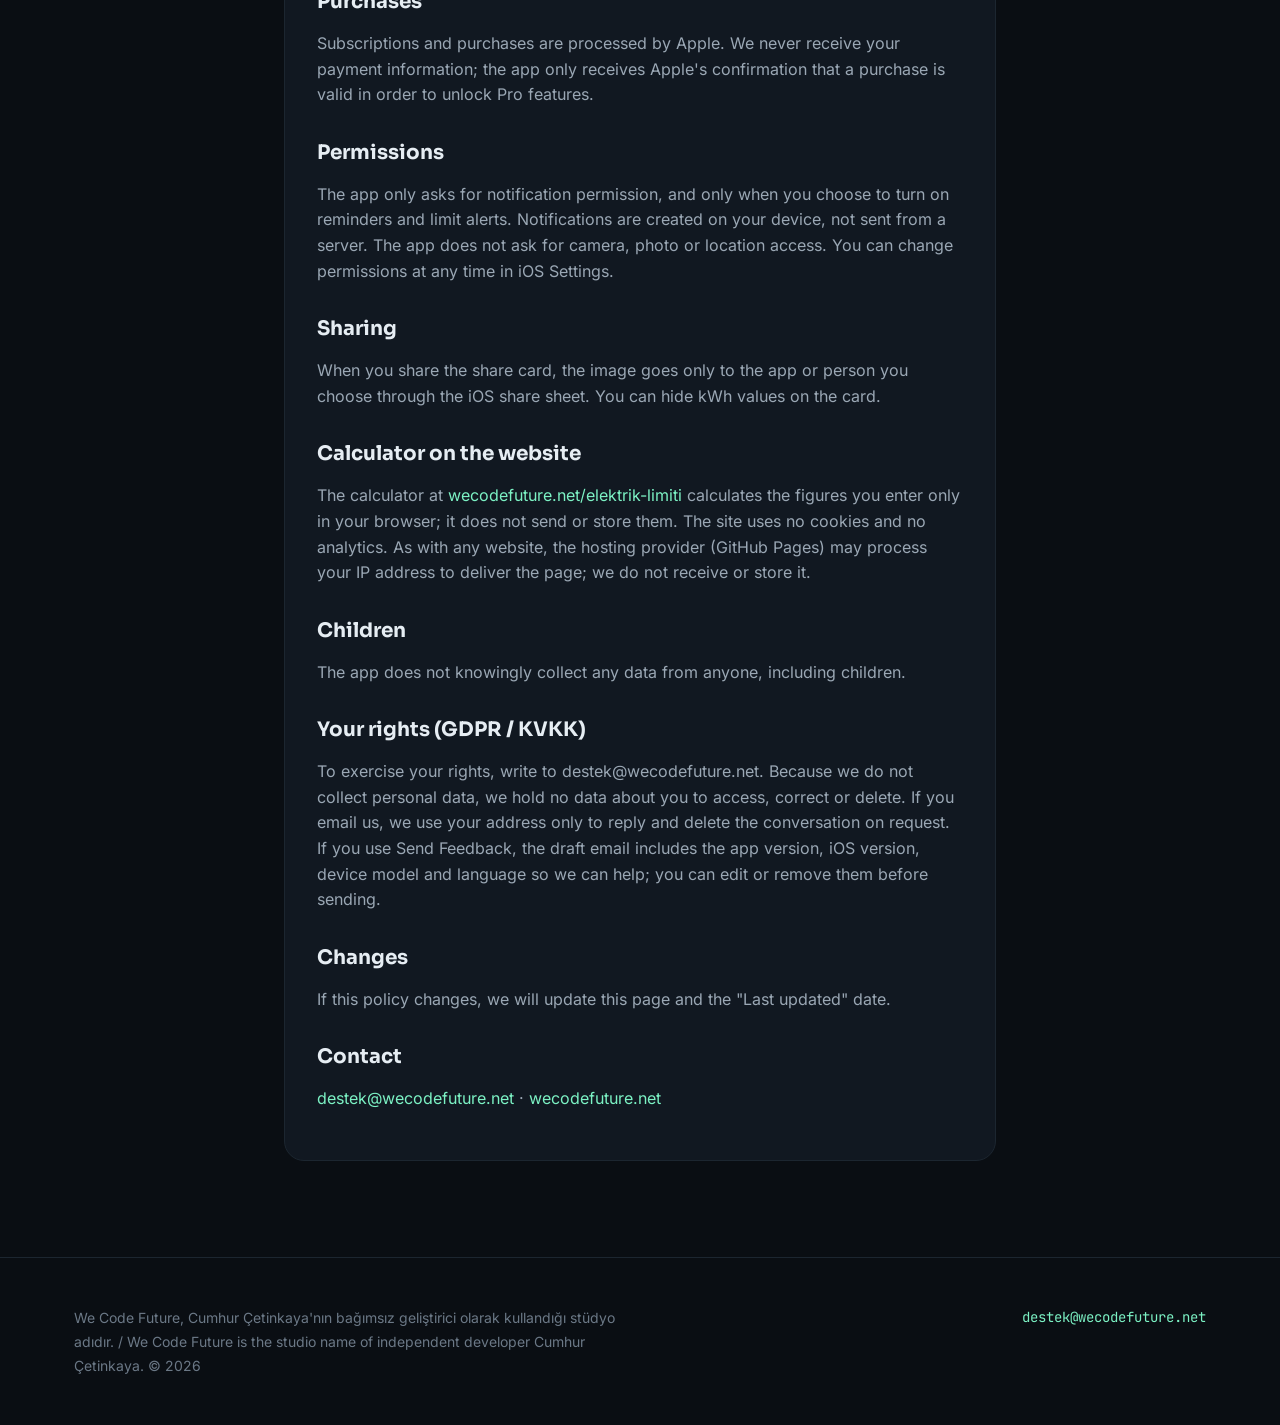
<file: elektrik-limiti/privacy/index.html>
<!doctype html>
<html lang="tr">
<head>
<meta charset="utf-8"><meta name="viewport" content="width=device-width, initial-scale=1">
<title>Elektrik Limiti Gizlilik Politikası · Electricity Limit Privacy Policy</title><meta name="theme-color" content="#0A0E13">
<link rel="canonical" href="https://wecodefuture.net/elektrik-limiti/privacy/">
<link rel="icon" href="/favicon.svg" type="image/svg+xml">
<link rel="icon" href="/favicon-32.png" sizes="32x32" type="image/png">
<link rel="apple-touch-icon" href="/apple-touch-icon.png">
<link rel="stylesheet" href="/style.css?v=4">
</head>
<body>
<header class="wrap site-header">
<a class="brand" href="/">
<svg width="30" height="30" viewBox="0 0 30 30" aria-hidden="true"><rect x="1" y="1" width="28" height="28" rx="8" fill="none" stroke="#7CF2C4" stroke-width="2"/><path d="M10 10l-4 5 4 5M20 10l4 5-4 5" stroke="#7CF2C4" stroke-width="2.2" fill="none" stroke-linecap="round" stroke-linejoin="round"/><circle cx="15" cy="15" r="2" fill="#7CF2C4"/></svg>
we code future</a>
<nav class="nav" aria-label="Language / Dil">
<a href="#tr">/türkçe</a>
<a href="#en">/english</a>
</nav>
</header>

<main class="doc">

<section class="doc-section" id="tr" lang="tr">
<h1>Gizlilik Politikası — Elektrik Limiti</h1>
<p class="muted">Son güncelleme: 26 Kasım 2026</p>
<p>Elektrik Limiti (Electricity Limit, "uygulama"), We Code Future stüdyo adıyla şahıs olarak çalışan bağımsız geliştirici Cumhur Çetinkaya ("biz") tarafından geliştirilmiştir.</p>
<h2>Veri sorumlusu</h2>
<p>6698 sayılı KVKK kapsamında veri sorumlusu: Cumhur Çetinkaya (şahıs, We Code Future stüdyo adıyla) · <a href="mailto:destek@wecodefuture.net">destek@wecodefuture.net</a></p>
<h2>Özet</h2>
<p><strong>Hiçbir kişisel veri toplamıyor, saklamıyor, satmıyor veya paylaşmıyoruz.</strong> Uygulamaya girdiğin her şey cihazında kalır.</p>
<h2>Topladığımız veriler</h2>
<p>Yok. Uygulamada hesap, analitik, reklam, takip veya veri toplayan üçüncü taraf yazılım yoktur. Uygulama kendi sunucusuna ya da üçüncü taraflara veri göndermez; limit değerleri uygulamanın içindedir ve uygulama güncellemeleriyle gelir. Satın alma ve geri yükleme işlemleri Apple'ın App Store altyapısı üzerinden yapılır. CSV dosyası telefonda oluşturulur ve yalnızca senin seçtiğin yere gider.</p>
<h2>Cihazında saklanan veriler</h2>
<p>Fatura ve sayaç okumaların (tarih, kWh, sayaç endeksi), sayaç adların, seçtiğin limit modu ve ayarların yalnızca cihazında saklanır. Ana ekran widget'ının aynı verileri gösterebilmesi için bunlar cihazındaki uygulama grubu alanında tutulur ve Apple koşullarına göre cihaz yedeğine dahil olur. Hepsini istediğin an Ayarlar → "Tüm verileri sil" ile silebilirsin. Uygulamayı silmek de bu verileri siler.</p>
<h2>Satın almalar</h2>
<p>Abonelikler ve satın almalar Apple tarafından işlenir. Ödeme bilgilerine hiçbir zaman erişmeyiz; uygulama Pro özelliklerini açmak için yalnızca Apple'dan satın almanın geçerli olduğu onayını alır.</p>
<h2>İzinler</h2>
<p>Uygulama yalnızca bildirim izni ister; bunu da hatırlatıcıları ve limit uyarılarını açmak istediğinde sorar. Bildirimler cihazında oluşturulur, bir sunucudan gönderilmez. Kamera, fotoğraf veya konum izni istenmez. İzinleri iOS Ayarlar'dan istediğin zaman değiştirebilirsin.</p>
<h2>Paylaşım</h2>
<p>Paylaşım kartını paylaştığında görsel yalnızca iOS paylaşım menüsünde seçtiğin uygulamaya veya kişiye gider. Kartta kWh değerlerini gizleyebilirsin.</p>
<h2>Web sitesindeki hesaplayıcı</h2>
<p><a href="/elektrik-limiti/">wecodefuture.net/elektrik-limiti</a> sayfasındaki hesaplayıcı girdiğin sayıları yalnızca tarayıcında hesaplar; sunucuya göndermez ve kaydetmez. Sitede çerez ve analitik yoktur. Her web sitesinde olduğu gibi barındırma sağlayıcısı (GitHub Pages) sayfayı iletmek için IP adresini işleyebilir; bu bilgi bize ulaşmaz, biz saklamayız.</p>
<h2>Çocuklar</h2>
<p>Uygulama, çocuklar dahil hiç kimseden bilerek veri toplamaz.</p>
<h2>Haklarınız (KVKK / GDPR)</h2>
<p>KVKK m.11 kapsamındaki hakların için destek@wecodefuture.net adresine yazabilirsin. Kişisel veri toplamadığımız için hakkında erişilecek, düzeltilecek veya silinecek bir veri tutmuyoruz. Bize e-posta gönderirsen adresini yalnızca yanıt vermek için kullanır, talep halinde yazışmayı sileriz. Geri Bildirim Gönder'i kullanırsan taslak e-postaya uygulama sürümü, iOS sürümü, cihaz modeli ve dil bilgisi eklenir; göndermeden önce düzenleyebilir veya silebilirsin.</p>
<h2>Değişiklikler</h2>
<p>Bu politika değişirse bu sayfayı ve "Son güncelleme" tarihini güncelleriz.</p>
<h2>İletişim</h2>
<p><a href="mailto:destek@wecodefuture.net">destek@wecodefuture.net</a> · <a href="https://wecodefuture.net/">wecodefuture.net</a></p>
</section>

<section class="doc-section" id="en" lang="en">
<h1>Privacy Policy — Electricity Limit</h1>
<p class="muted">Last updated: 26 November 2026</p>
<p>Electricity Limit (Elektrik Limiti, "the app") is developed by Cumhur Çetinkaya, an independent developer working as an individual under the studio name We Code Future ("we", "us").</p>
<h2>Data controller</h2>
<p>Cumhur Çetinkaya (individual developer, trading as We Code Future) · <a href="mailto:destek@wecodefuture.net">destek@wecodefuture.net</a></p>
<h2>Summary</h2>
<p><strong>We do not collect, store, sell or share any personal data.</strong> Everything you enter in the app stays on your device.</p>
<h2>Data we collect</h2>
<p>None. The app has no account, no analytics, no advertising, no tracking and no third-party SDKs that collect data. The app sends no data to its own servers or to third parties; limit values are built into the app and arrive with app updates. Purchases and restores go through Apple's App Store. The CSV file is created on your phone and goes only where you choose to send it.</p>
<h2>Data stored on your device</h2>
<p>Your bill and meter readings (date, kWh, meter index), meter names, the limit mode you choose and your settings are stored only on your device. So that the Home Screen widget can show them, they are kept in the app's group container on your device, and they are included in your device backups under Apple's terms. You can erase all of it at any time in Settings → "Delete all data". Deleting the app also removes it.</p>
<h2>Purchases</h2>
<p>Subscriptions and purchases are processed by Apple. We never receive your payment information; the app only receives Apple's confirmation that a purchase is valid in order to unlock Pro features.</p>
<h2>Permissions</h2>
<p>The app only asks for notification permission, and only when you choose to turn on reminders and limit alerts. Notifications are created on your device, not sent from a server. The app does not ask for camera, photo or location access. You can change permissions at any time in iOS Settings.</p>
<h2>Sharing</h2>
<p>When you share the share card, the image goes only to the app or person you choose through the iOS share sheet. You can hide kWh values on the card.</p>
<h2>Calculator on the website</h2>
<p>The calculator at <a href="/elektrik-limiti/">wecodefuture.net/elektrik-limiti</a> calculates the figures you enter only in your browser; it does not send or store them. The site uses no cookies and no analytics. As with any website, the hosting provider (GitHub Pages) may process your IP address to deliver the page; we do not receive or store it.</p>
<h2>Children</h2>
<p>The app does not knowingly collect any data from anyone, including children.</p>
<h2>Your rights (GDPR / KVKK)</h2>
<p>To exercise your rights, write to destek@wecodefuture.net. Because we do not collect personal data, we hold no data about you to access, correct or delete. If you email us, we use your address only to reply and delete the conversation on request. If you use Send Feedback, the draft email includes the app version, iOS version, device model and language so we can help; you can edit or remove them before sending.</p>
<h2>Changes</h2>
<p>If this policy changes, we will update this page and the "Last updated" date.</p>
<h2>Contact</h2>
<p><a href="mailto:destek@wecodefuture.net">destek@wecodefuture.net</a> · <a href="https://wecodefuture.net/">wecodefuture.net</a></p>
</section>
</main>

<footer class="site-footer">
<div class="wrap">
<span>We Code Future, Cumhur Çetinkaya'nın bağımsız geliştirici olarak kullandığı stüdyo adıdır. / We Code Future is the studio name of independent developer Cumhur Çetinkaya. © 2026</span>
<a class="mono" href="mailto:destek@wecodefuture.net">destek@wecodefuture.net</a>
</div>
</footer>
</body></html>
</file>
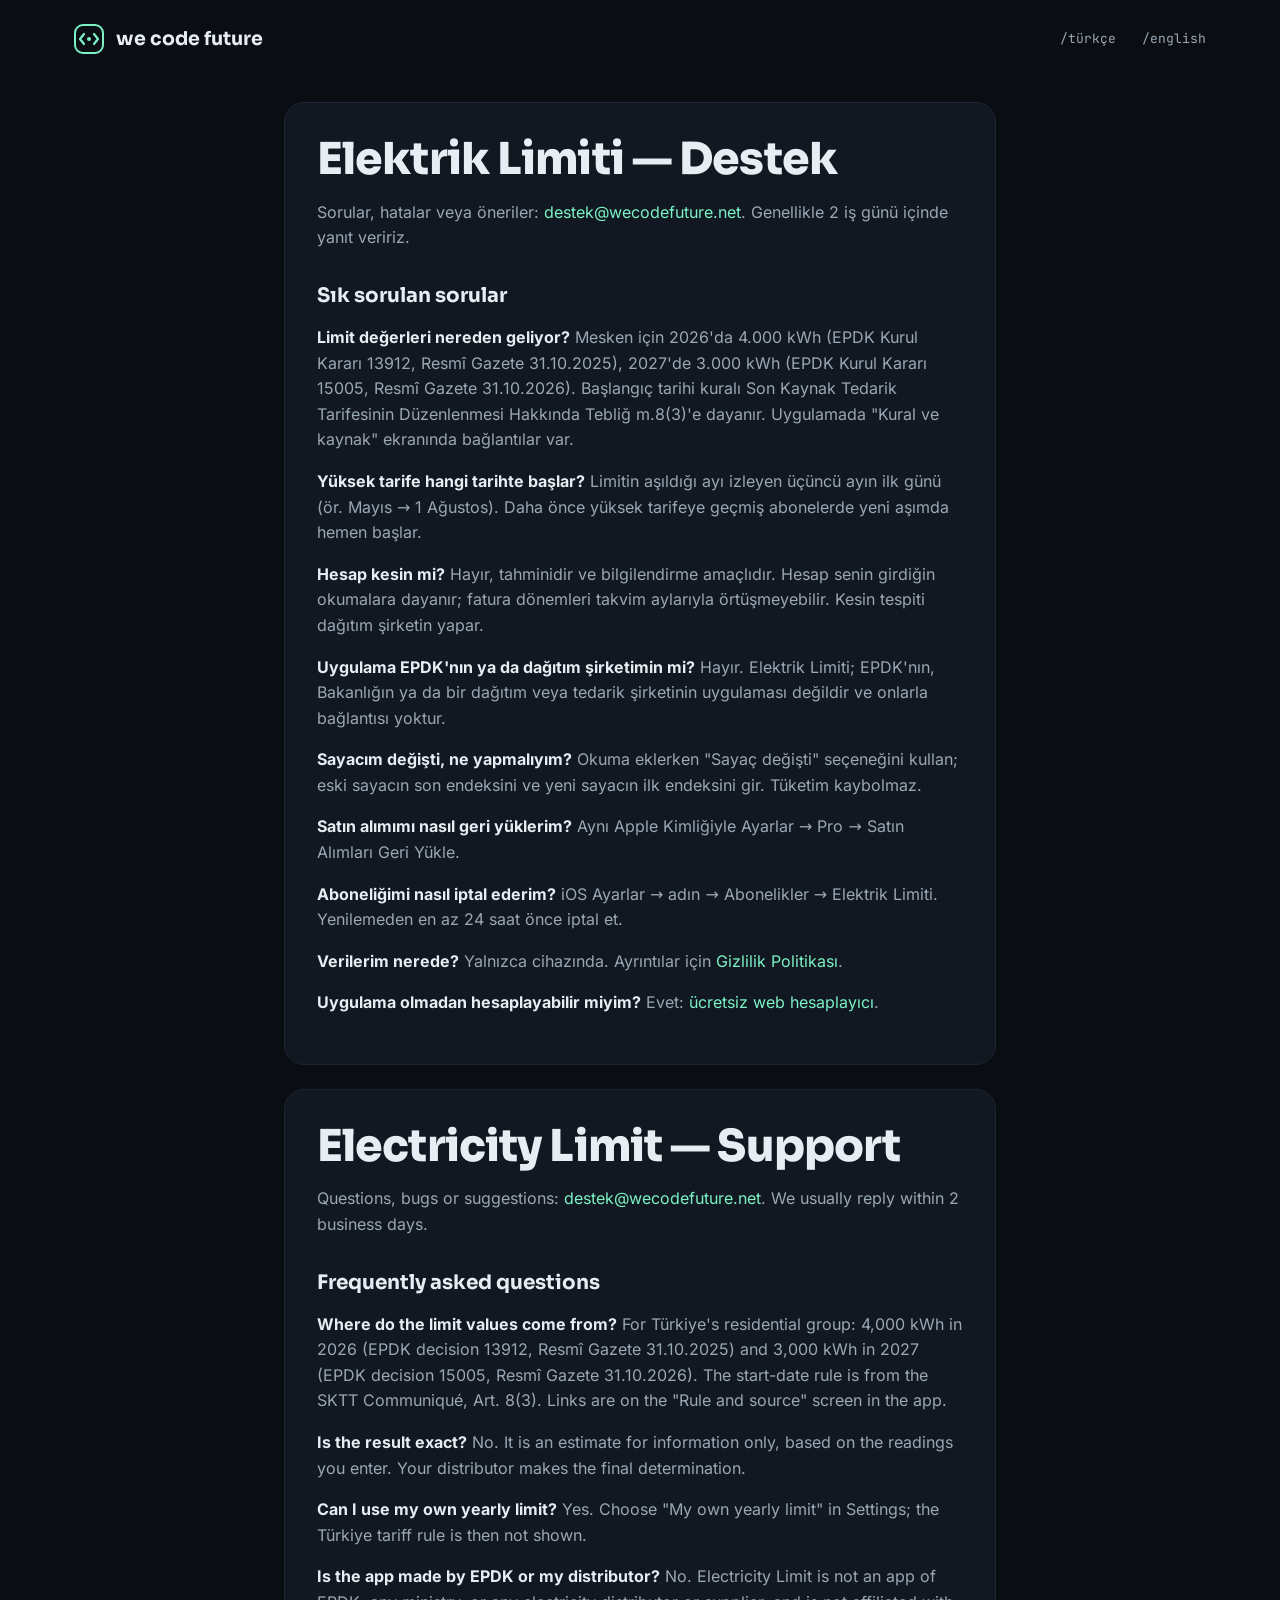
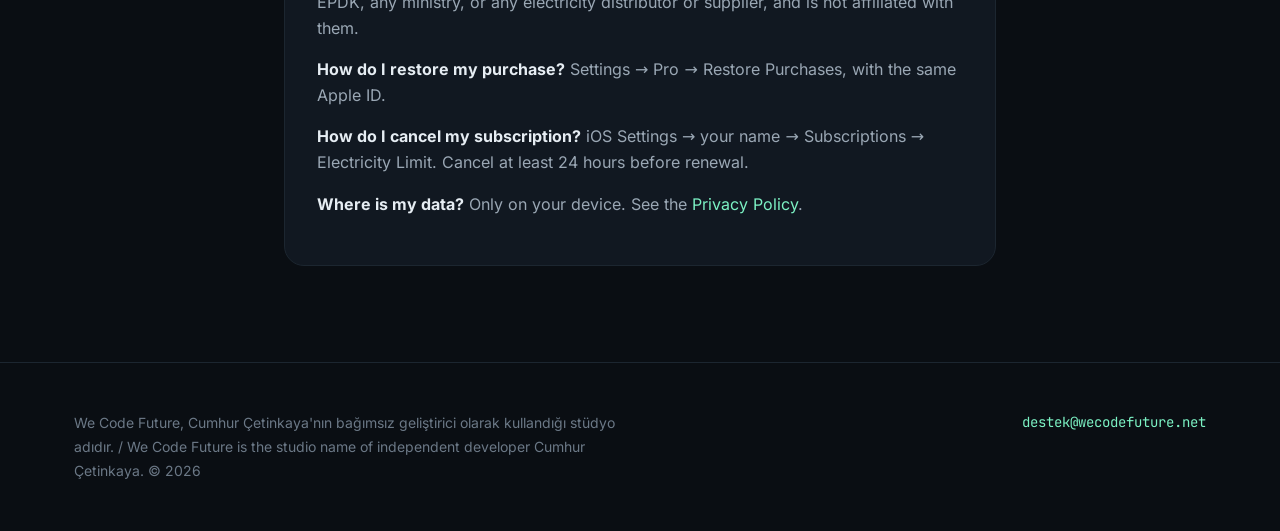
<file: elektrik-limiti/support/index.html>
<!doctype html>
<html lang="tr">
<head>
<meta charset="utf-8"><meta name="viewport" content="width=device-width, initial-scale=1">
<title>Elektrik Limiti Destek · Electricity Limit Support</title><meta name="theme-color" content="#0A0E13">
<link rel="canonical" href="https://wecodefuture.net/elektrik-limiti/support/">
<link rel="icon" href="/favicon.svg" type="image/svg+xml">
<link rel="icon" href="/favicon-32.png" sizes="32x32" type="image/png">
<link rel="apple-touch-icon" href="/apple-touch-icon.png">
<link rel="stylesheet" href="/style.css?v=4">
</head>
<body>
<header class="wrap site-header">
<a class="brand" href="/">
<svg width="30" height="30" viewBox="0 0 30 30" aria-hidden="true"><rect x="1" y="1" width="28" height="28" rx="8" fill="none" stroke="#7CF2C4" stroke-width="2"/><path d="M10 10l-4 5 4 5M20 10l4 5-4 5" stroke="#7CF2C4" stroke-width="2.2" fill="none" stroke-linecap="round" stroke-linejoin="round"/><circle cx="15" cy="15" r="2" fill="#7CF2C4"/></svg>
we code future</a>
<nav class="nav" aria-label="Language / Dil">
<a href="#tr">/türkçe</a>
<a href="#en">/english</a>
</nav>
</header>

<main class="doc">

<section class="doc-section" id="tr" lang="tr">
<h1>Elektrik Limiti — Destek</h1>
<p>Sorular, hatalar veya öneriler: <a href="mailto:destek@wecodefuture.net">destek@wecodefuture.net</a>. Genellikle 2 iş günü içinde yanıt veririz.</p>
<h2>Sık sorulan sorular</h2>
<p><strong>Limit değerleri nereden geliyor?</strong> Mesken için 2026'da 4.000 kWh (EPDK Kurul Kararı 13912, Resmî Gazete 31.10.2025), 2027'de 3.000 kWh (EPDK Kurul Kararı 15005, Resmî Gazete 31.10.2026). Başlangıç tarihi kuralı Son Kaynak Tedarik Tarifesinin Düzenlenmesi Hakkında Tebliğ m.8(3)'e dayanır. Uygulamada "Kural ve kaynak" ekranında bağlantılar var.</p>
<p><strong>Yüksek tarife hangi tarihte başlar?</strong> Limitin aşıldığı ayı izleyen üçüncü ayın ilk günü (ör. Mayıs → 1 Ağustos). Daha önce yüksek tarifeye geçmiş abonelerde yeni aşımda hemen başlar.</p>
<p><strong>Hesap kesin mi?</strong> Hayır, tahminidir ve bilgilendirme amaçlıdır. Hesap senin girdiğin okumalara dayanır; fatura dönemleri takvim aylarıyla örtüşmeyebilir. Kesin tespiti dağıtım şirketin yapar.</p>
<p><strong>Uygulama EPDK'nın ya da dağıtım şirketimin mi?</strong> Hayır. Elektrik Limiti; EPDK'nın, Bakanlığın ya da bir dağıtım veya tedarik şirketinin uygulaması değildir ve onlarla bağlantısı yoktur.</p>
<p><strong>Sayacım değişti, ne yapmalıyım?</strong> Okuma eklerken "Sayaç değişti" seçeneğini kullan; eski sayacın son endeksini ve yeni sayacın ilk endeksini gir. Tüketim kaybolmaz.</p>
<p><strong>Satın alımımı nasıl geri yüklerim?</strong> Aynı Apple Kimliğiyle Ayarlar → Pro → Satın Alımları Geri Yükle.</p>
<p><strong>Aboneliğimi nasıl iptal ederim?</strong> iOS Ayarlar → adın → Abonelikler → Elektrik Limiti. Yenilemeden en az 24 saat önce iptal et.</p>
<p><strong>Verilerim nerede?</strong> Yalnızca cihazında. Ayrıntılar için <a href="/elektrik-limiti/privacy/#tr">Gizlilik Politikası</a>.</p>
<p><strong>Uygulama olmadan hesaplayabilir miyim?</strong> Evet: <a href="/elektrik-limiti/">ücretsiz web hesaplayıcı</a>.</p>
</section>

<section class="doc-section" id="en" lang="en">
<h1>Electricity Limit — Support</h1>
<p>Questions, bugs or suggestions: <a href="mailto:destek@wecodefuture.net">destek@wecodefuture.net</a>. We usually reply within 2 business days.</p>
<h2>Frequently asked questions</h2>
<p><strong>Where do the limit values come from?</strong> For Türkiye's residential group: 4,000 kWh in 2026 (EPDK decision 13912, Resmî Gazete 31.10.2025) and 3,000 kWh in 2027 (EPDK decision 15005, Resmî Gazete 31.10.2026). The start-date rule is from the SKTT Communiqué, Art. 8(3). Links are on the "Rule and source" screen in the app.</p>
<p><strong>Is the result exact?</strong> No. It is an estimate for information only, based on the readings you enter. Your distributor makes the final determination.</p>
<p><strong>Can I use my own yearly limit?</strong> Yes. Choose "My own yearly limit" in Settings; the Türkiye tariff rule is then not shown.</p>
<p><strong>Is the app made by EPDK or my distributor?</strong> No. Electricity Limit is not an app of EPDK, any ministry, or any electricity distributor or supplier, and is not affiliated with them.</p>
<p><strong>How do I restore my purchase?</strong> Settings → Pro → Restore Purchases, with the same Apple ID.</p>
<p><strong>How do I cancel my subscription?</strong> iOS Settings → your name → Subscriptions → Electricity Limit. Cancel at least 24 hours before renewal.</p>
<p><strong>Where is my data?</strong> Only on your device. See the <a href="/elektrik-limiti/privacy/#en">Privacy Policy</a>.</p>
</section>
</main>

<footer class="site-footer">
<div class="wrap">
<span>We Code Future, Cumhur Çetinkaya'nın bağımsız geliştirici olarak kullandığı stüdyo adıdır. / We Code Future is the studio name of independent developer Cumhur Çetinkaya. © 2026</span>
<a class="mono" href="mailto:destek@wecodefuture.net">destek@wecodefuture.net</a>
</div>
</footer>
</body></html>
</file>
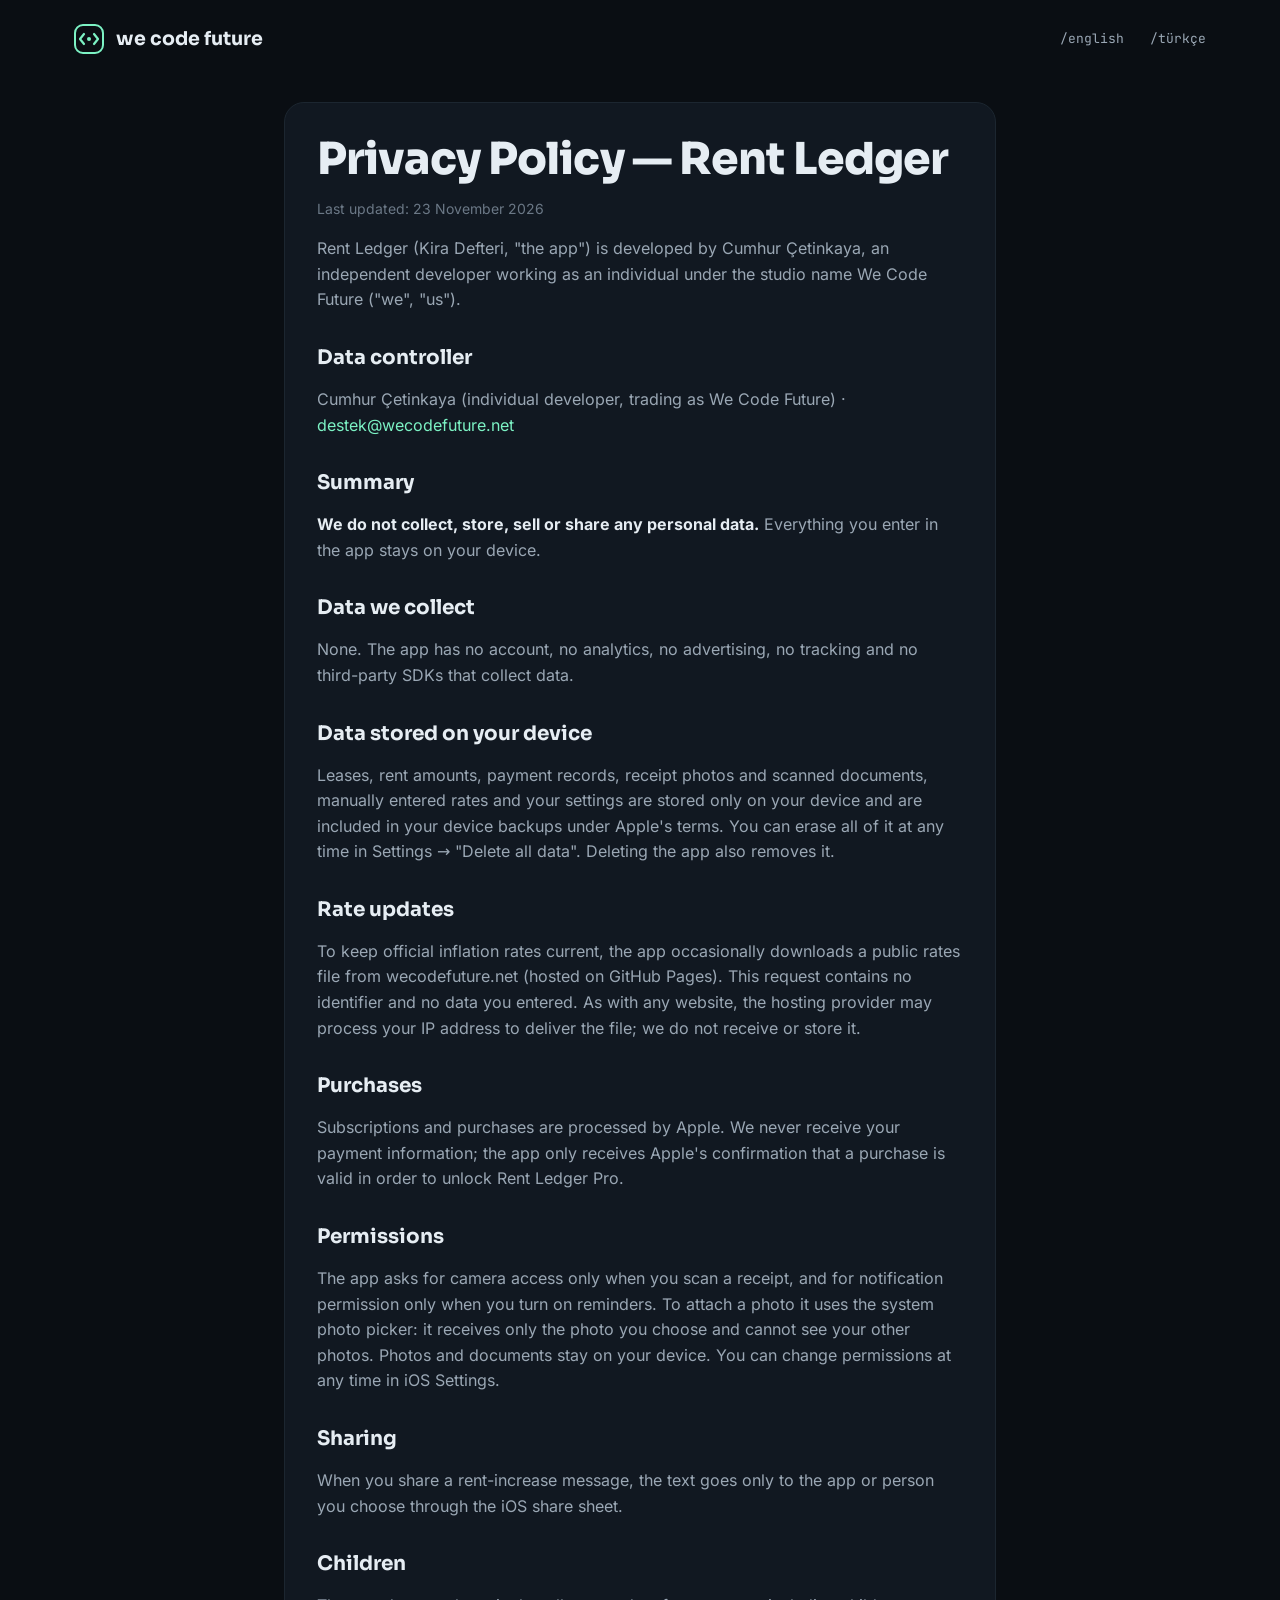
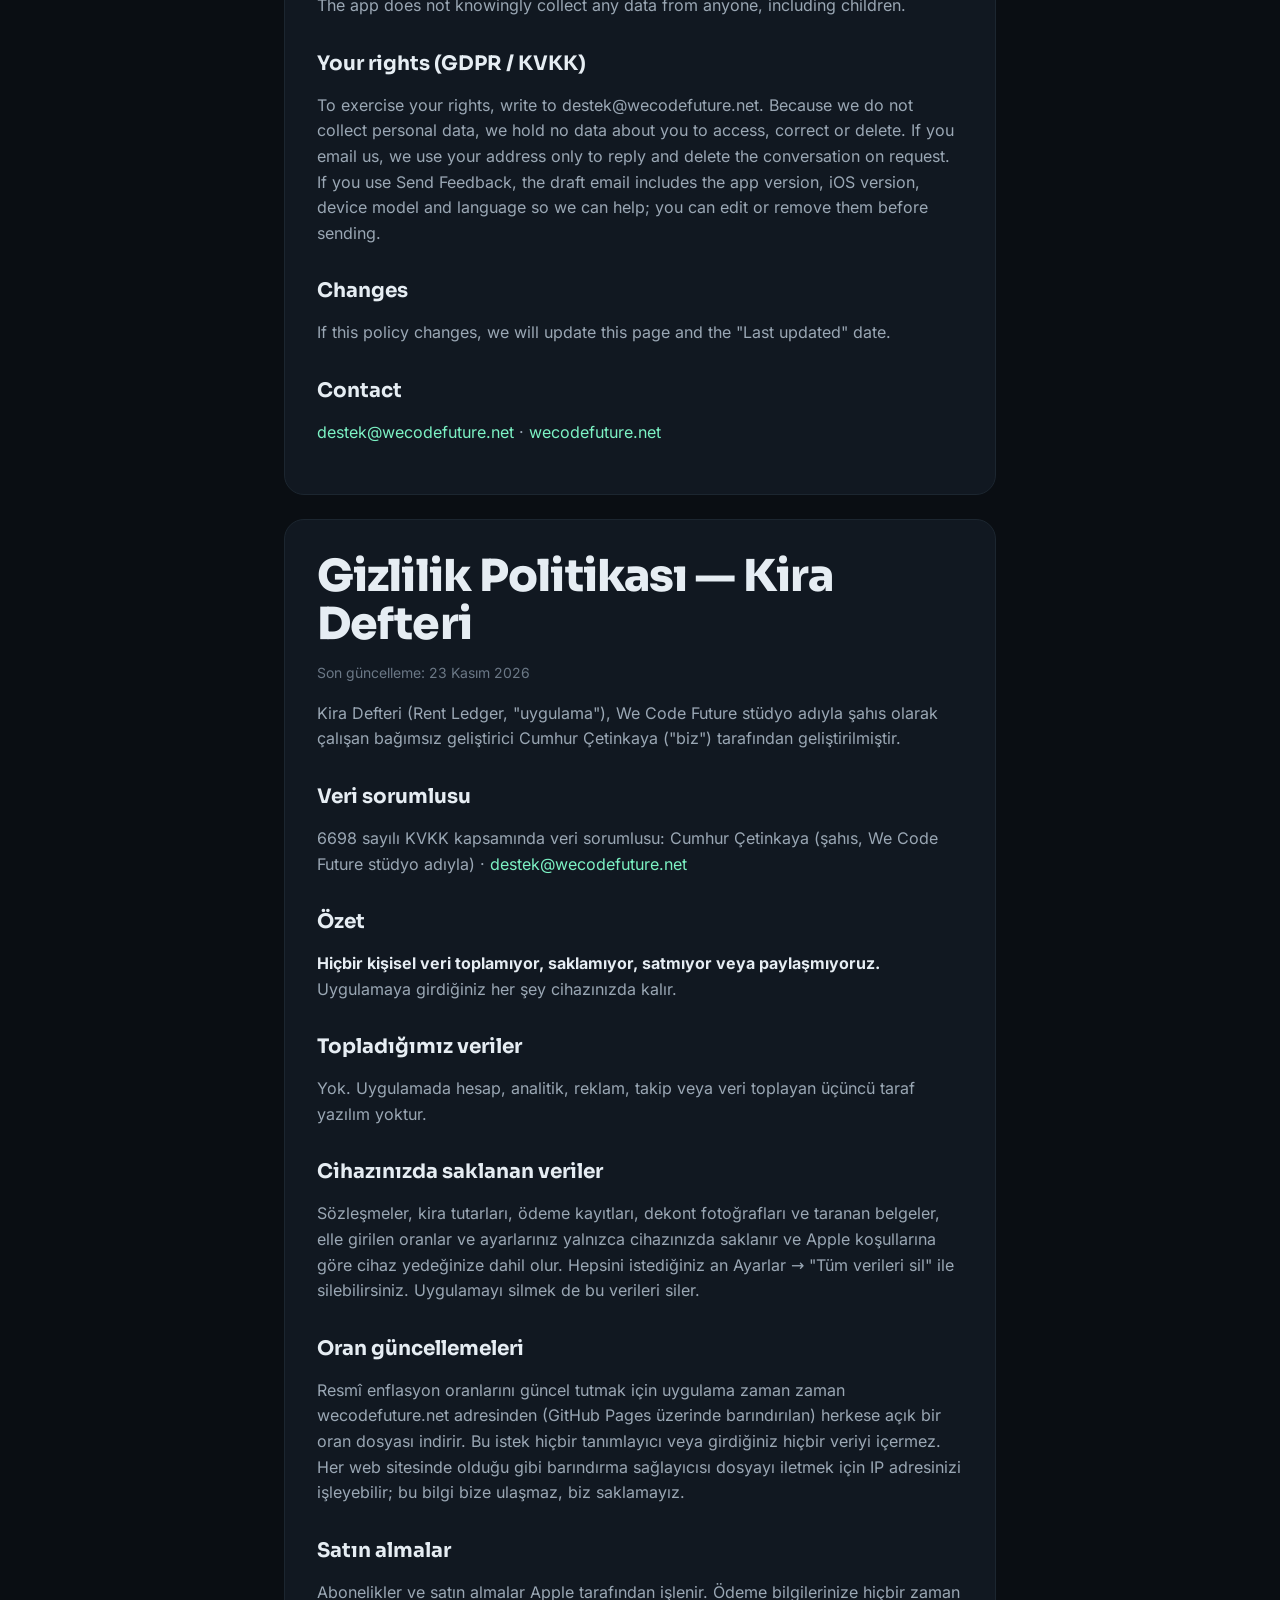
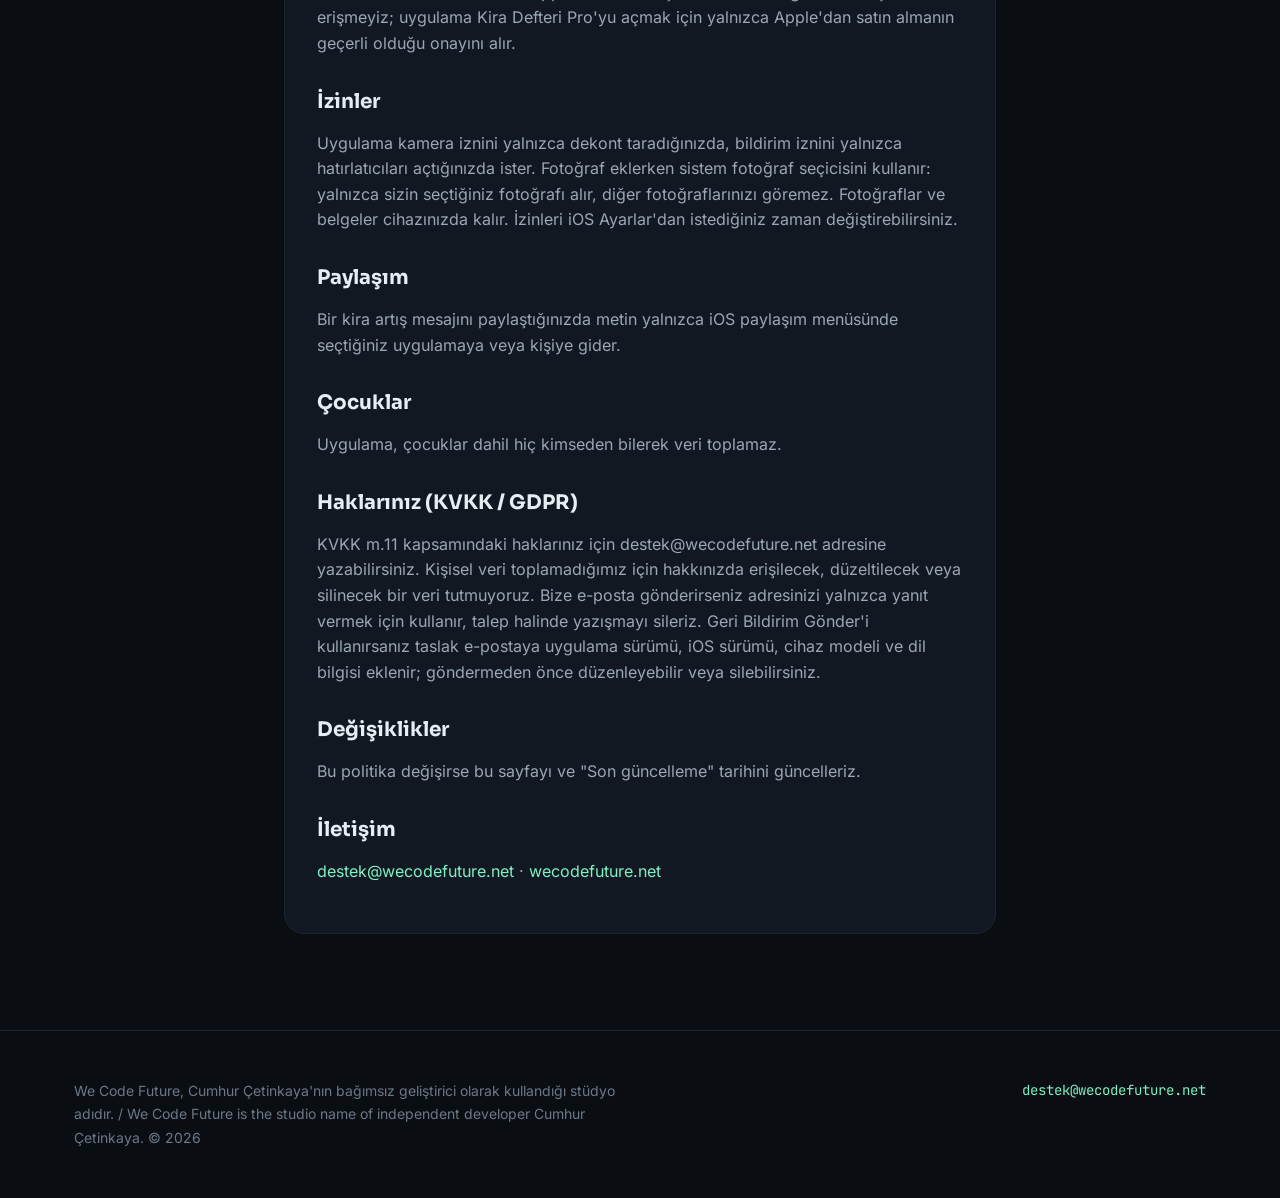
<file: kiradefteri/privacy/index.html>
<!doctype html>
<html lang="en">
<head>
<meta charset="utf-8"><meta name="viewport" content="width=device-width, initial-scale=1">
<title>Rent Ledger Privacy Policy · Kira Defteri Gizlilik Politikası</title><meta name="theme-color" content="#0A0E13">
<link rel="icon" href="/favicon.svg" type="image/svg+xml">
<link rel="icon" href="/favicon-32.png" sizes="32x32" type="image/png">
<link rel="apple-touch-icon" href="/apple-touch-icon.png">
<link rel="stylesheet" href="/style.css?v=4">
</head>
<body>
<header class="wrap site-header">
<a class="brand" href="/">
<svg width="30" height="30" viewBox="0 0 30 30" aria-hidden="true"><rect x="1" y="1" width="28" height="28" rx="8" fill="none" stroke="#7CF2C4" stroke-width="2"/><path d="M10 10l-4 5 4 5M20 10l4 5-4 5" stroke="#7CF2C4" stroke-width="2.2" fill="none" stroke-linecap="round" stroke-linejoin="round"/><circle cx="15" cy="15" r="2" fill="#7CF2C4"/></svg>
we code future</a>
<nav class="nav" aria-label="Language / Dil">
<a href="#en">/english</a>
<a href="#tr">/türkçe</a>
</nav>
</header>

<main class="doc">

<section class="doc-section" id="en" lang="en">
<h1>Privacy Policy — Rent Ledger</h1>
<p class="muted">Last updated: 23 November 2026</p>
<p>Rent Ledger (Kira Defteri, "the app") is developed by Cumhur Çetinkaya, an independent developer working as an individual under the studio name We Code Future ("we", "us").</p>
<h2>Data controller</h2>
<p>Cumhur Çetinkaya (individual developer, trading as We Code Future) · <a href="mailto:destek@wecodefuture.net">destek@wecodefuture.net</a></p>
<h2>Summary</h2>
<p><strong>We do not collect, store, sell or share any personal data.</strong> Everything you enter in the app stays on your device.</p>
<h2>Data we collect</h2>
<p>None. The app has no account, no analytics, no advertising, no tracking and no third-party SDKs that collect data.</p>
<h2>Data stored on your device</h2>
<p>Leases, rent amounts, payment records, receipt photos and scanned documents, manually entered rates and your settings are stored only on your device and are included in your device backups under Apple's terms. You can erase all of it at any time in Settings → "Delete all data". Deleting the app also removes it.</p>
<h2>Rate updates</h2>
<p>To keep official inflation rates current, the app occasionally downloads a public rates file from wecodefuture.net (hosted on GitHub Pages). This request contains no identifier and no data you entered. As with any website, the hosting provider may process your IP address to deliver the file; we do not receive or store it.</p>
<h2>Purchases</h2>
<p>Subscriptions and purchases are processed by Apple. We never receive your payment information; the app only receives Apple's confirmation that a purchase is valid in order to unlock Rent Ledger Pro.</p>
<h2>Permissions</h2>
<p>The app asks for camera access only when you scan a receipt, and for notification permission only when you turn on reminders. To attach a photo it uses the system photo picker: it receives only the photo you choose and cannot see your other photos. Photos and documents stay on your device. You can change permissions at any time in iOS Settings.</p>
<h2>Sharing</h2>
<p>When you share a rent-increase message, the text goes only to the app or person you choose through the iOS share sheet.</p>
<h2>Children</h2>
<p>The app does not knowingly collect any data from anyone, including children.</p>
<h2>Your rights (GDPR / KVKK)</h2>
<p>To exercise your rights, write to destek@wecodefuture.net. Because we do not collect personal data, we hold no data about you to access, correct or delete. If you email us, we use your address only to reply and delete the conversation on request. If you use Send Feedback, the draft email includes the app version, iOS version, device model and language so we can help; you can edit or remove them before sending.</p>
<h2>Changes</h2>
<p>If this policy changes, we will update this page and the "Last updated" date.</p>
<h2>Contact</h2>
<p><a href="mailto:destek@wecodefuture.net">destek@wecodefuture.net</a> · <a href="https://wecodefuture.net/">wecodefuture.net</a></p>
</section>

<section class="doc-section" id="tr" lang="tr">
<h1>Gizlilik Politikası — Kira Defteri</h1>
<p class="muted">Son güncelleme: 23 Kasım 2026</p>
<p>Kira Defteri (Rent Ledger, "uygulama"), We Code Future stüdyo adıyla şahıs olarak çalışan bağımsız geliştirici Cumhur Çetinkaya ("biz") tarafından geliştirilmiştir.</p>
<h2>Veri sorumlusu</h2>
<p>6698 sayılı KVKK kapsamında veri sorumlusu: Cumhur Çetinkaya (şahıs, We Code Future stüdyo adıyla) · <a href="mailto:destek@wecodefuture.net">destek@wecodefuture.net</a></p>
<h2>Özet</h2>
<p><strong>Hiçbir kişisel veri toplamıyor, saklamıyor, satmıyor veya paylaşmıyoruz.</strong> Uygulamaya girdiğiniz her şey cihazınızda kalır.</p>
<h2>Topladığımız veriler</h2>
<p>Yok. Uygulamada hesap, analitik, reklam, takip veya veri toplayan üçüncü taraf yazılım yoktur.</p>
<h2>Cihazınızda saklanan veriler</h2>
<p>Sözleşmeler, kira tutarları, ödeme kayıtları, dekont fotoğrafları ve taranan belgeler, elle girilen oranlar ve ayarlarınız yalnızca cihazınızda saklanır ve Apple koşullarına göre cihaz yedeğinize dahil olur. Hepsini istediğiniz an Ayarlar → "Tüm verileri sil" ile silebilirsiniz. Uygulamayı silmek de bu verileri siler.</p>
<h2>Oran güncellemeleri</h2>
<p>Resmî enflasyon oranlarını güncel tutmak için uygulama zaman zaman wecodefuture.net adresinden (GitHub Pages üzerinde barındırılan) herkese açık bir oran dosyası indirir. Bu istek hiçbir tanımlayıcı veya girdiğiniz hiçbir veriyi içermez. Her web sitesinde olduğu gibi barındırma sağlayıcısı dosyayı iletmek için IP adresinizi işleyebilir; bu bilgi bize ulaşmaz, biz saklamayız.</p>
<h2>Satın almalar</h2>
<p>Abonelikler ve satın almalar Apple tarafından işlenir. Ödeme bilgilerinize hiçbir zaman erişmeyiz; uygulama Kira Defteri Pro'yu açmak için yalnızca Apple'dan satın almanın geçerli olduğu onayını alır.</p>
<h2>İzinler</h2>
<p>Uygulama kamera iznini yalnızca dekont taradığınızda, bildirim iznini yalnızca hatırlatıcıları açtığınızda ister. Fotoğraf eklerken sistem fotoğraf seçicisini kullanır: yalnızca sizin seçtiğiniz fotoğrafı alır, diğer fotoğraflarınızı göremez. Fotoğraflar ve belgeler cihazınızda kalır. İzinleri iOS Ayarlar'dan istediğiniz zaman değiştirebilirsiniz.</p>
<h2>Paylaşım</h2>
<p>Bir kira artış mesajını paylaştığınızda metin yalnızca iOS paylaşım menüsünde seçtiğiniz uygulamaya veya kişiye gider.</p>
<h2>Çocuklar</h2>
<p>Uygulama, çocuklar dahil hiç kimseden bilerek veri toplamaz.</p>
<h2>Haklarınız (KVKK / GDPR)</h2>
<p>KVKK m.11 kapsamındaki haklarınız için destek@wecodefuture.net adresine yazabilirsiniz. Kişisel veri toplamadığımız için hakkınızda erişilecek, düzeltilecek veya silinecek bir veri tutmuyoruz. Bize e-posta gönderirseniz adresinizi yalnızca yanıt vermek için kullanır, talep halinde yazışmayı sileriz. Geri Bildirim Gönder'i kullanırsanız taslak e-postaya uygulama sürümü, iOS sürümü, cihaz modeli ve dil bilgisi eklenir; göndermeden önce düzenleyebilir veya silebilirsiniz.</p>
<h2>Değişiklikler</h2>
<p>Bu politika değişirse bu sayfayı ve "Son güncelleme" tarihini güncelleriz.</p>
<h2>İletişim</h2>
<p><a href="mailto:destek@wecodefuture.net">destek@wecodefuture.net</a> · <a href="https://wecodefuture.net/">wecodefuture.net</a></p>
</section>
</main>

<footer class="site-footer">
<div class="wrap">
<span>We Code Future, Cumhur Çetinkaya'nın bağımsız geliştirici olarak kullandığı stüdyo adıdır. / We Code Future is the studio name of independent developer Cumhur Çetinkaya. © 2026</span>
<a class="mono" href="mailto:destek@wecodefuture.net">destek@wecodefuture.net</a>
</div>
</footer>
</body></html>
</file>
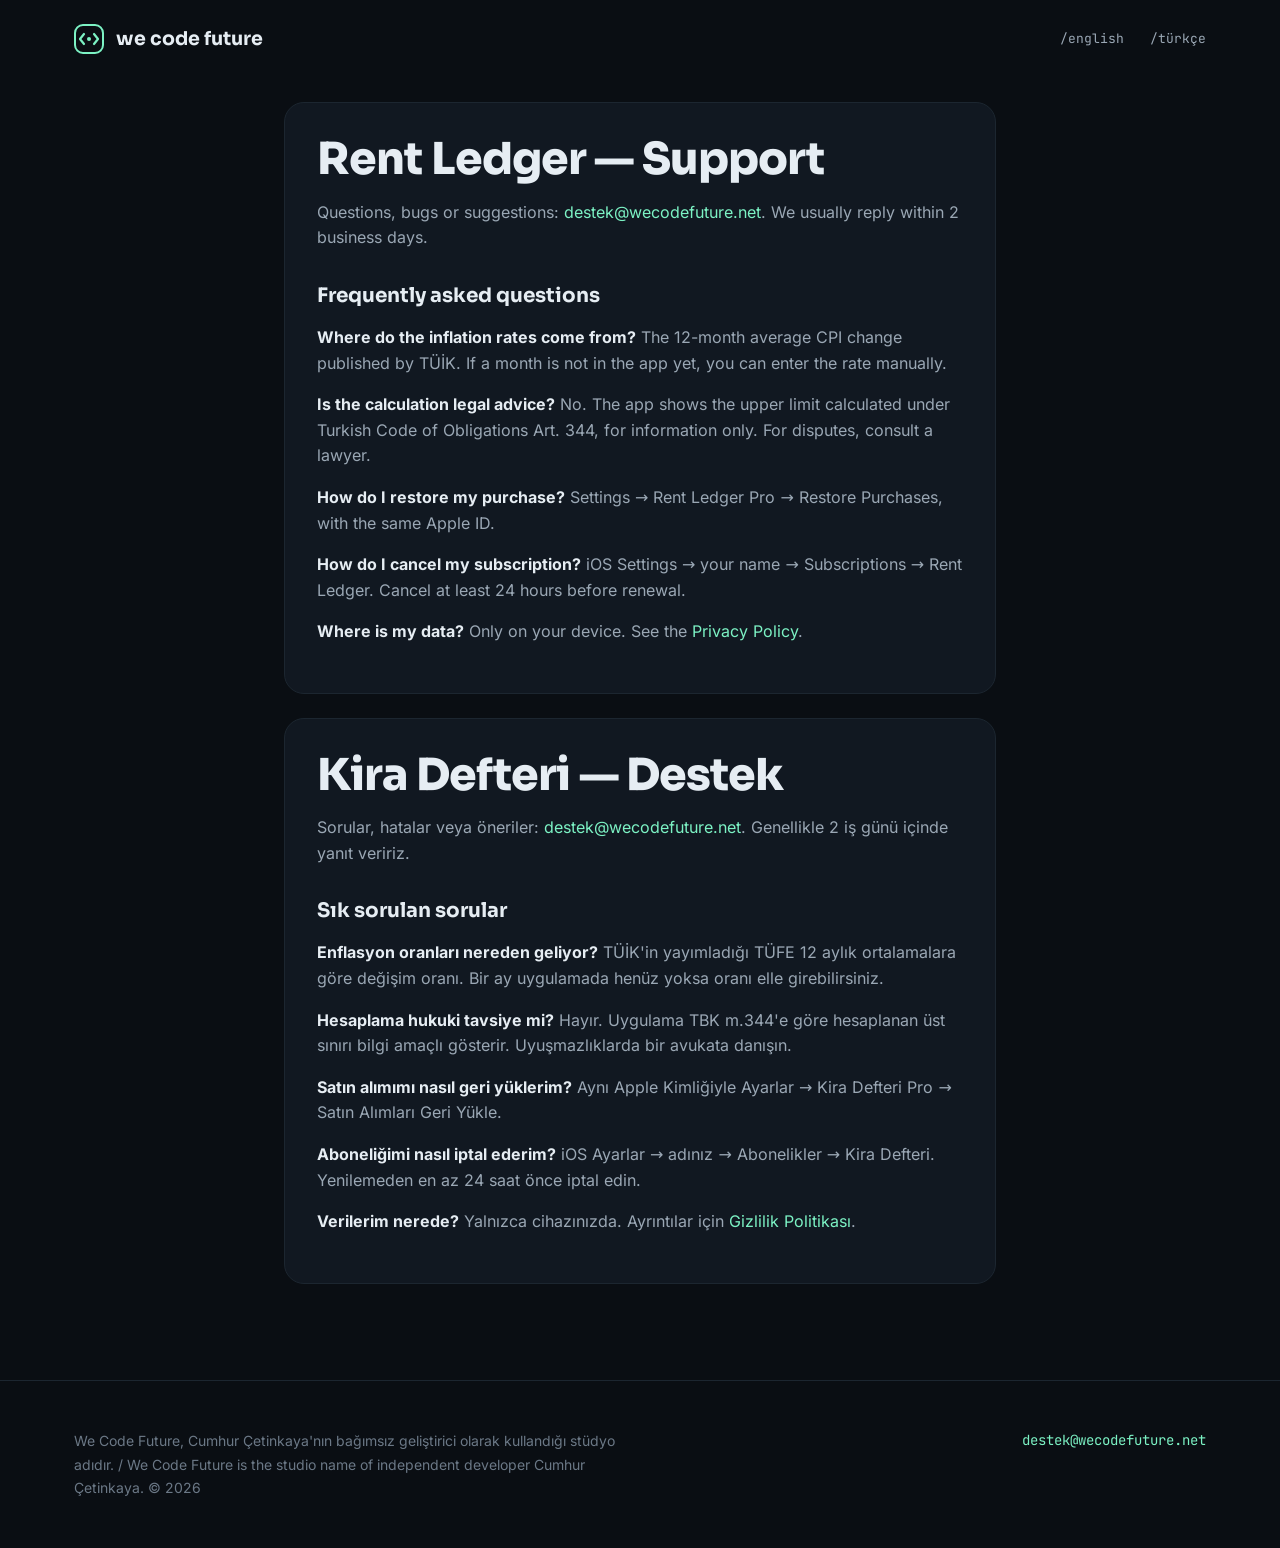
<file: kiradefteri/support/index.html>
<!doctype html>
<html lang="en">
<head>
<meta charset="utf-8"><meta name="viewport" content="width=device-width, initial-scale=1">
<title>Rent Ledger Support · Kira Defteri Destek</title><meta name="theme-color" content="#0A0E13">
<link rel="icon" href="/favicon.svg" type="image/svg+xml">
<link rel="icon" href="/favicon-32.png" sizes="32x32" type="image/png">
<link rel="apple-touch-icon" href="/apple-touch-icon.png">
<link rel="stylesheet" href="/style.css?v=4">
</head>
<body>
<header class="wrap site-header">
<a class="brand" href="/">
<svg width="30" height="30" viewBox="0 0 30 30" aria-hidden="true"><rect x="1" y="1" width="28" height="28" rx="8" fill="none" stroke="#7CF2C4" stroke-width="2"/><path d="M10 10l-4 5 4 5M20 10l4 5-4 5" stroke="#7CF2C4" stroke-width="2.2" fill="none" stroke-linecap="round" stroke-linejoin="round"/><circle cx="15" cy="15" r="2" fill="#7CF2C4"/></svg>
we code future</a>
<nav class="nav" aria-label="Language / Dil">
<a href="#en">/english</a>
<a href="#tr">/türkçe</a>
</nav>
</header>

<main class="doc">

<section class="doc-section" id="en" lang="en">
<h1>Rent Ledger — Support</h1>
<p>Questions, bugs or suggestions: <a href="mailto:destek@wecodefuture.net">destek@wecodefuture.net</a>. We usually reply within 2 business days.</p>
<h2>Frequently asked questions</h2>
<p><strong>Where do the inflation rates come from?</strong> The 12-month average CPI change published by TÜİK. If a month is not in the app yet, you can enter the rate manually.</p>
<p><strong>Is the calculation legal advice?</strong> No. The app shows the upper limit calculated under Turkish Code of Obligations Art. 344, for information only. For disputes, consult a lawyer.</p>
<p><strong>How do I restore my purchase?</strong> Settings → Rent Ledger Pro → Restore Purchases, with the same Apple ID.</p>
<p><strong>How do I cancel my subscription?</strong> iOS Settings → your name → Subscriptions → Rent Ledger. Cancel at least 24 hours before renewal.</p>
<p><strong>Where is my data?</strong> Only on your device. See the <a href="/kiradefteri/privacy/">Privacy Policy</a>.</p>
</section>

<section class="doc-section" id="tr" lang="tr">
<h1>Kira Defteri — Destek</h1>
<p>Sorular, hatalar veya öneriler: <a href="mailto:destek@wecodefuture.net">destek@wecodefuture.net</a>. Genellikle 2 iş günü içinde yanıt veririz.</p>
<h2>Sık sorulan sorular</h2>
<p><strong>Enflasyon oranları nereden geliyor?</strong> TÜİK'in yayımladığı TÜFE 12 aylık ortalamalara göre değişim oranı. Bir ay uygulamada henüz yoksa oranı elle girebilirsiniz.</p>
<p><strong>Hesaplama hukuki tavsiye mi?</strong> Hayır. Uygulama TBK m.344'e göre hesaplanan üst sınırı bilgi amaçlı gösterir. Uyuşmazlıklarda bir avukata danışın.</p>
<p><strong>Satın alımımı nasıl geri yüklerim?</strong> Aynı Apple Kimliğiyle Ayarlar → Kira Defteri Pro → Satın Alımları Geri Yükle.</p>
<p><strong>Aboneliğimi nasıl iptal ederim?</strong> iOS Ayarlar → adınız → Abonelikler → Kira Defteri. Yenilemeden en az 24 saat önce iptal edin.</p>
<p><strong>Verilerim nerede?</strong> Yalnızca cihazınızda. Ayrıntılar için <a href="/kiradefteri/privacy/">Gizlilik Politikası</a>.</p>
</section>
</main>

<footer class="site-footer">
<div class="wrap">
<span>We Code Future, Cumhur Çetinkaya'nın bağımsız geliştirici olarak kullandığı stüdyo adıdır. / We Code Future is the studio name of independent developer Cumhur Çetinkaya. © 2026</span>
<a class="mono" href="mailto:destek@wecodefuture.net">destek@wecodefuture.net</a>
</div>
</footer>
</body></html>
</file>
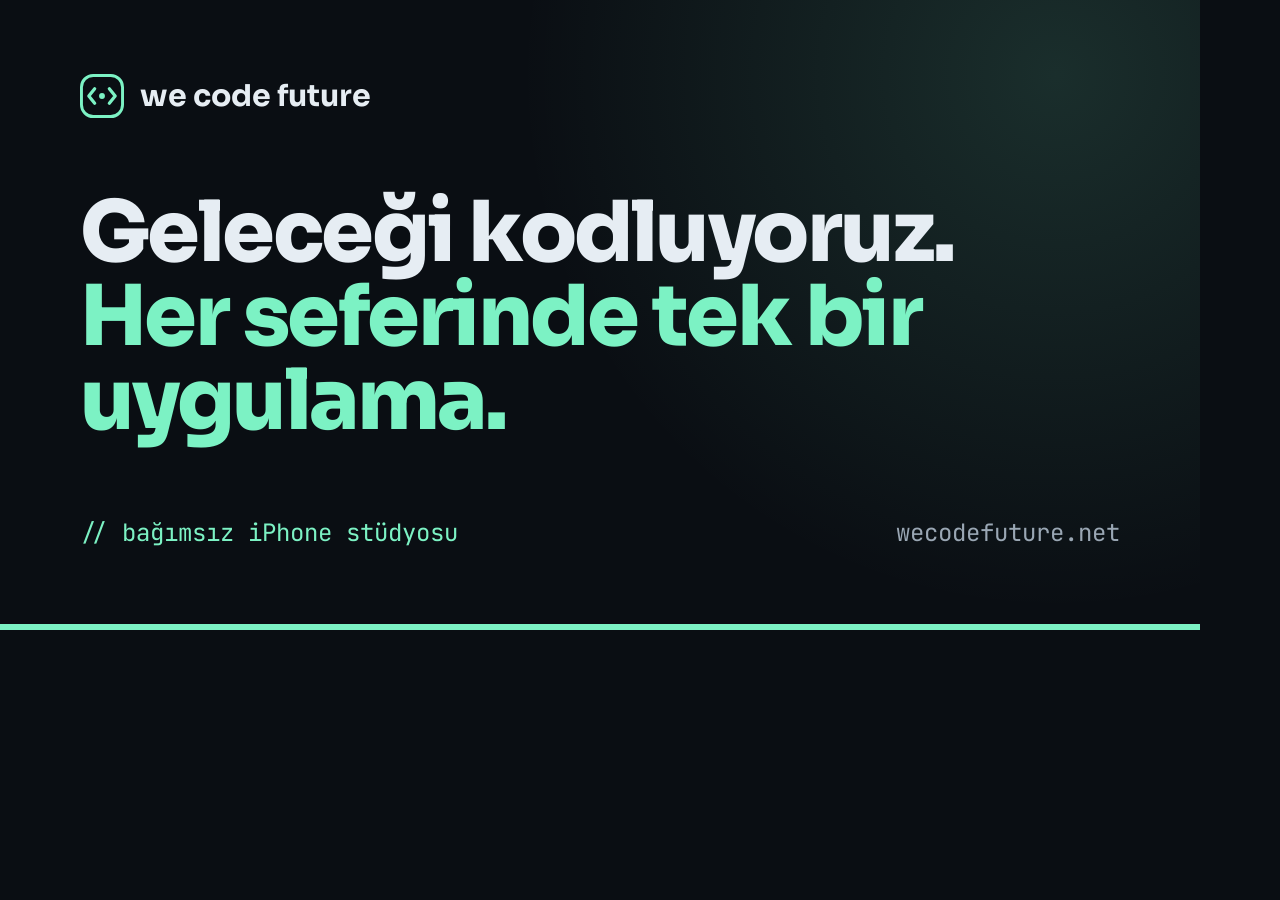
<file: tools/og.html>
<!doctype html>
<html lang="tr">
<head>
<meta charset="utf-8">
<title>OG source</title>
<!-- Source for the 1200x630 share images in /assets/img. Render: tools/README.md -->
<link rel="stylesheet" href="/style.css?v=4">
<style>
html,body{margin:0;width:1200px;height:630px;overflow:hidden}
.og{width:1200px;height:630px;padding:72px 80px;display:flex;flex-direction:column;justify-content:space-between;background:radial-gradient(circle at 88% 12%,rgba(124,242,196,.14),transparent 45%),var(--bg);border-bottom:6px solid var(--accent)}
.og .brand{font-size:30px;gap:16px}
.og h1{margin:0;font-family:var(--display);font-weight:800;font-size:84px;line-height:1;letter-spacing:-.03em}
.og h1 span{color:var(--accent)}
.og .foot{display:flex;justify-content:space-between;align-items:center;font-family:var(--mono);font-size:24px;color:var(--muted)}
.og .app{display:flex;align-items:center;gap:36px}
.og .app img{width:180px;height:180px;border-radius:40px}
.og .app p{margin:14px 0 0;font-size:30px;line-height:1.4;color:var(--muted);max-width:760px}
</style>
</head>
<body>
<div class="og" id="og"></div>
<script>
const LOGO = '<svg width="44" height="44" viewBox="0 0 30 30"><rect x="1" y="1" width="28" height="28" rx="8" fill="none" stroke="#7CF2C4" stroke-width="2"/><path d="M10 10l-4 5 4 5M20 10l4 5-4 5" stroke="#7CF2C4" stroke-width="2.2" fill="none" stroke-linecap="round" stroke-linejoin="round"/><circle cx="15" cy="15" r="2" fill="#7CF2C4"/></svg>';
const V = {
  tr: {eyebrow: '// bağımsız iPhone stüdyosu', body: '<h1>Geleceği kodluyoruz.<br><span>Her seferinde tek bir uygulama.</span></h1>'},
  en: {eyebrow: '// independent iPhone studio', body: '<h1>Coding the future.<br><span>One app at a time.</span></h1>'},
  kiradefteri: {eyebrow: '● YAYINDA · App Store', body: '<div class="app"><img src="/assets/img/kiradefteri-icon.png" alt=""><div><h1>Kira Defteri</h1><p>TBK 344\'e göre kira artış üst sınırı hesaplama ve kira takibi.</p></div></div>'}
};
const v = V[new URLSearchParams(location.search).get('v') || 'tr'];
document.getElementById('og').innerHTML =
  '<div class="brand">' + LOGO + 'we code future</div>' + v.body +
  '<div class="foot"><span class="accent">' + v.eyebrow + '</span><span>wecodefuture.net</span></div>';
</script>
</body>
</html>
</file>
<file: style.css>
/* We Code Future — "Gece Stüdyosu" (design direction 2).
   Fonts are self-hosted (assets/fonts, SIL OFL 1.1); no third-party requests. */

@font-face{font-family:"Sora";font-style:normal;font-display:swap;font-weight:100 800;src:url(/assets/fonts/sora-latin.woff2) format("woff2");unicode-range:U+0000-00FF,U+0131,U+0152-0153,U+02BB-02BC,U+02C6,U+02DA,U+02DC,U+0304,U+0308,U+0329,U+2000-206F,U+20AC,U+2122,U+2191,U+2193,U+2212,U+2215,U+FEFF,U+FFFD}
@font-face{font-family:"Sora";font-style:normal;font-display:swap;font-weight:100 800;src:url(/assets/fonts/sora-latin-ext.woff2) format("woff2");unicode-range:U+0100-02BA,U+02BD-02C5,U+02C7-02CC,U+02CE-02D7,U+02DD-02FF,U+0304,U+0308,U+0329,U+1D00-1DBF,U+1E00-1E9F,U+1EF2-1EFF,U+2020,U+20A0-20AB,U+20AD-20C0,U+2113,U+2C60-2C7F,U+A720-A7FF}
@font-face{font-family:"Inter";font-style:normal;font-display:swap;font-weight:100 900;src:url(/assets/fonts/inter-latin.woff2) format("woff2");unicode-range:U+0000-00FF,U+0131,U+0152-0153,U+02BB-02BC,U+02C6,U+02DA,U+02DC,U+0304,U+0308,U+0329,U+2000-206F,U+20AC,U+2122,U+2191,U+2193,U+2212,U+2215,U+FEFF,U+FFFD}
@font-face{font-family:"Inter";font-style:normal;font-display:swap;font-weight:100 900;src:url(/assets/fonts/inter-latin-ext.woff2) format("woff2");unicode-range:U+0100-02BA,U+02BD-02C5,U+02C7-02CC,U+02CE-02D7,U+02DD-02FF,U+0304,U+0308,U+0329,U+1D00-1DBF,U+1E00-1E9F,U+1EF2-1EFF,U+2020,U+20A0-20AB,U+20AD-20C0,U+2113,U+2C60-2C7F,U+A720-A7FF}
@font-face{font-family:"JetBrains Mono";font-style:normal;font-display:swap;font-weight:100 800;src:url(/assets/fonts/jetbrains-mono-latin.woff2) format("woff2");unicode-range:U+0000-00FF,U+0131,U+0152-0153,U+02BB-02BC,U+02C6,U+02DA,U+02DC,U+0304,U+0308,U+0329,U+2000-206F,U+20AC,U+2122,U+2191,U+2193,U+2212,U+2215,U+FEFF,U+FFFD}
@font-face{font-family:"JetBrains Mono";font-style:normal;font-display:swap;font-weight:100 800;src:url(/assets/fonts/jetbrains-mono-latin-ext.woff2) format("woff2");unicode-range:U+0100-02BA,U+02BD-02C5,U+02C7-02CC,U+02CE-02D7,U+02DD-02FF,U+0304,U+0308,U+0329,U+1D00-1DBF,U+1E00-1E9F,U+1EF2-1EFF,U+2020,U+20A0-20AB,U+20AD-20C0,U+2113,U+2C60-2C7F,U+A720-A7FF}

:root{
  --bg:#0A0E13;--surface:#111821;--line:#1C2630;--line-2:#263240;
  --fg:#E6EDF3;--muted:#9AA7B4;--dim:#6B7886;--accent:#7CF2C4;--warn:#FFC266;
  --sans:Inter,system-ui,-apple-system,"Segoe UI",sans-serif;
  --display:Sora,Inter,system-ui,sans-serif;
  --mono:"JetBrains Mono",ui-monospace,SFMono-Regular,Menlo,monospace;
  color-scheme:dark;
}
*{box-sizing:border-box}
html{-webkit-text-size-adjust:100%}
body{margin:0;background:var(--bg);color:var(--fg);font:16px/1.6 var(--sans);min-height:100vh;overflow-x:hidden}
a{color:var(--fg);text-decoration:none}
a:hover{color:var(--accent)}
img,svg{display:block;max-width:100%}
[id]{scroll-margin-top:24px}
.wrap{max-width:1180px;margin:0 auto;padding-left:24px;padding-right:24px}
.mono{font-family:var(--mono)}
.accent{color:var(--accent)}

/* Header */
.site-header{display:flex;flex-wrap:wrap;align-items:center;justify-content:space-between;gap:16px;padding-top:24px;padding-bottom:24px}
.brand{display:flex;align-items:center;gap:12px;font-family:var(--display);font-weight:700;font-size:19px}
.nav{display:flex;flex-wrap:wrap;align-items:center;gap:8px 26px;font-family:var(--mono);font-size:13px}
.nav a{color:var(--muted)}
.nav a:hover{color:var(--accent)}
.nav a.lang-btn{color:var(--bg);background:var(--accent);padding:6px 12px;border-radius:6px;font-weight:600}
.nav a.lang-btn:hover{color:var(--bg);opacity:.9}

/* Buttons */
.btn{display:inline-block;padding:15px 24px;border-radius:10px;font-weight:600;line-height:1.3}
.btn-primary{background:var(--accent);color:var(--bg)}
.btn-primary:hover{color:var(--bg);opacity:.9}
.btn-ghost{border:1px solid var(--line-2)}
.btn-light{background:var(--fg);color:var(--bg);padding:13px 18px;text-align:center}
.btn-light:hover{color:var(--bg);background:var(--accent)}

/* Hero */
.hero{display:flex;flex-direction:column;gap:28px;padding-top:96px;padding-bottom:72px}
.eyebrow{font-family:var(--mono);font-size:14px;color:var(--accent)}
.hero h1{margin:0;font-family:var(--display);font-weight:800;font-size:clamp(44px,8vw,104px);line-height:.98;letter-spacing:-.03em;max-width:1000px}
.hero h1 span{color:var(--accent)}
.lead{margin:0;font-size:19px;line-height:1.6;color:var(--muted);max-width:600px}
.actions{display:flex;flex-wrap:wrap;gap:12px;padding-top:8px}

/* Product log */
.products{display:flex;flex-direction:column;gap:20px;padding-top:40px;padding-bottom:96px}
.section-head{display:flex;justify-content:space-between;align-items:baseline;flex-wrap:wrap;gap:8px;border-bottom:1px solid var(--line);padding-bottom:16px}
.section-head h2{margin:0;font-family:var(--display);font-size:32px;line-height:1.2}
.count{font-family:var(--mono);font-size:13px;color:var(--dim)}
.idx{font-family:var(--mono);font-size:14px;color:var(--dim)}
.product{display:flex;flex-wrap:wrap;gap:32px;align-items:center;background:var(--surface);border:1px solid var(--line);border-radius:20px;padding:32px}
.product-icon{width:96px;height:96px;border-radius:22px}
.product-body{flex:999 1 380px;min-width:0;display:flex;flex-direction:column;gap:10px}
.product-title{display:flex;flex-wrap:wrap;gap:10px;align-items:center}
.product-title h3{margin:0;font-family:var(--display);font-size:26px;line-height:1.2}
.product-body p{margin:0;color:var(--muted)}
.status{font-family:var(--mono);font-size:12px;font-weight:600;padding:3px 10px;border-radius:6px;white-space:nowrap}
.status-live{color:var(--bg);background:var(--accent)}
.status-wip{color:var(--warn);padding:0}
.tags{display:flex;flex-wrap:wrap;gap:8px;font-family:var(--mono);font-size:12px;color:var(--muted)}
.tags span{border:1px solid var(--line-2);padding:4px 10px;border-radius:6px}
.product-cta{display:flex;flex-direction:column;gap:10px;flex:1 1 200px}
.product-links{display:flex;justify-content:center;flex-wrap:wrap;gap:16px;font-size:14px}
.product-links a{color:var(--muted)}
.product-links a:hover{color:var(--accent)}
.placeholder{display:flex;flex-wrap:wrap;gap:24px;align-items:center;border:1px dashed var(--line-2);border-radius:20px;padding:28px 32px}
.placeholder-body{flex:1 1 300px;display:flex;flex-direction:column;gap:6px}
.placeholder-body strong{font-family:var(--display);font-size:22px;font-weight:600;line-height:1.3}
.placeholder-body span{font-size:15px;color:var(--muted)}

/* Principles */
.principles{border-top:1px solid var(--line)}
.principles-grid{display:grid;grid-template-columns:repeat(auto-fit,minmax(260px,1fr));gap:1px;background:var(--line);padding:0;margin-top:96px;margin-bottom:96px}
.principle{background:var(--bg);padding:32px;display:flex;flex-direction:column;gap:12px}
.principle .mono{font-size:13px;color:var(--accent)}
.principle h3{margin:0;font-family:var(--display);font-size:22px;line-height:1.3}
.principle p{margin:0;font-size:15px;line-height:1.65;color:var(--muted)}

/* Footer */
.site-footer{border-top:1px solid var(--line)}
.site-footer .wrap{display:flex;flex-wrap:wrap;justify-content:space-between;gap:20px;padding-top:48px;padding-bottom:48px;font-size:14px;line-height:1.7;color:var(--dim)}
.site-footer .wrap > span{max-width:560px}
.site-footer a.mono{color:var(--accent)}

/* Product sub-pages (overview, privacy, support) */
.doc{max-width:760px;margin:0 auto;padding:24px 24px 72px}
.doc-section{background:var(--surface);border:1px solid var(--line);border-radius:20px;padding:32px;margin:0 0 24px}
.doc-section h1{margin:0 0 12px;font-family:var(--display);font-weight:800;font-size:clamp(30px,5vw,44px);line-height:1.1;letter-spacing:-.02em}
.doc-section h2{margin:32px 0 8px;font-family:var(--display);font-size:20px;line-height:1.3}
.doc-section p,.doc-section li{color:var(--muted)}
.doc-section strong{color:var(--fg)}
.doc-section p a,.doc-section li a{color:var(--accent)}
.doc-section ul{padding-left:20px}
.doc-section li{margin:6px 0}
.muted{color:var(--dim)!important;font-size:14px}
.app-head{display:flex;flex-wrap:wrap;align-items:center;gap:20px;margin-bottom:12px}
.app-head h1{margin:0}
.app-head .product-icon{width:80px;height:80px;border-radius:18px}
.app-head-text{display:flex;flex-direction:column;gap:8px;align-items:flex-start}
.doc-actions{display:flex;flex-wrap:wrap;gap:12px 20px;align-items:center;margin-top:20px}
.doc-actions .btn-light{padding:12px 18px}
.doc-actions a:not(.btn){color:var(--accent)}

@media (max-width:600px){
  .wrap,.doc{padding-left:16px;padding-right:16px}
  .hero{padding-top:56px;padding-bottom:48px;gap:22px}
  .lead{font-size:17px}
  .product{padding:24px;gap:20px}
  .placeholder{padding:22px 24px}
  .doc-section{padding:24px 20px}
  .principles-grid{margin-top:56px;margin-bottom:56px}
  .principle{padding:24px}
}
</file>
